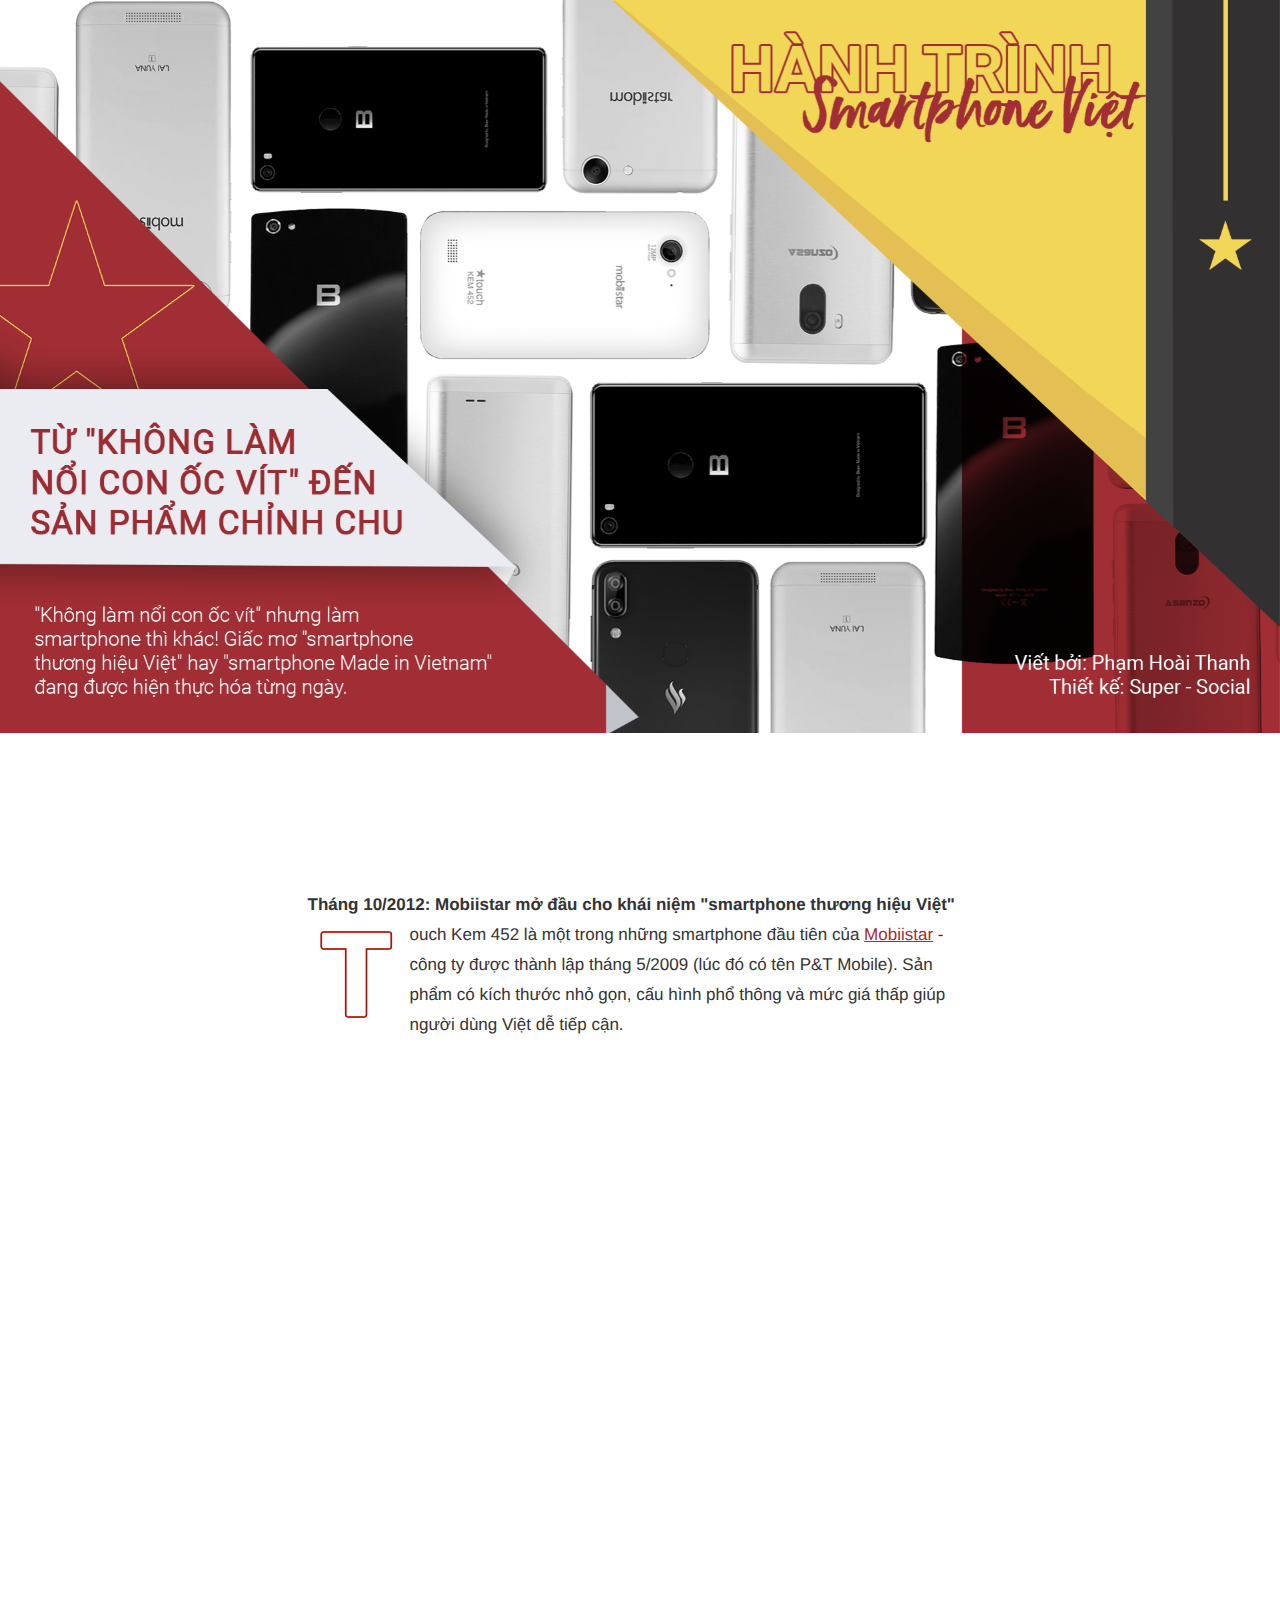
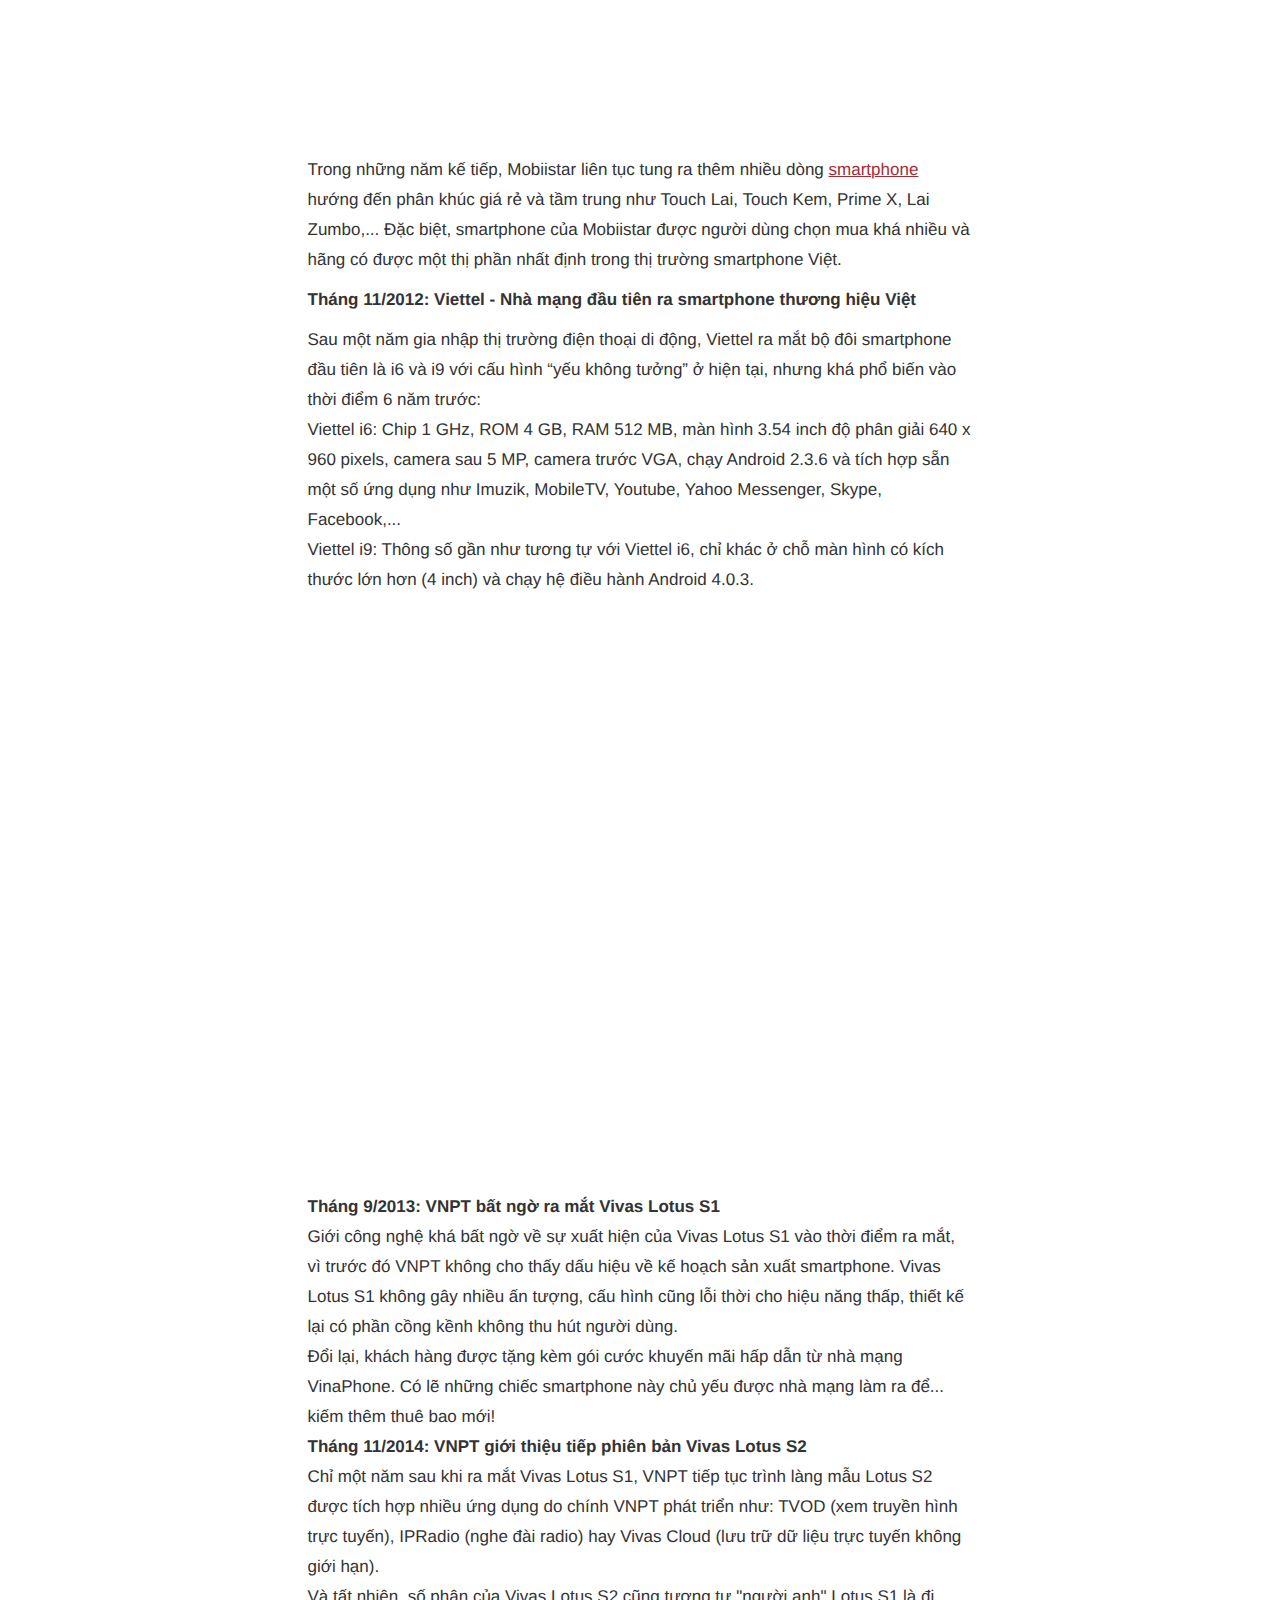
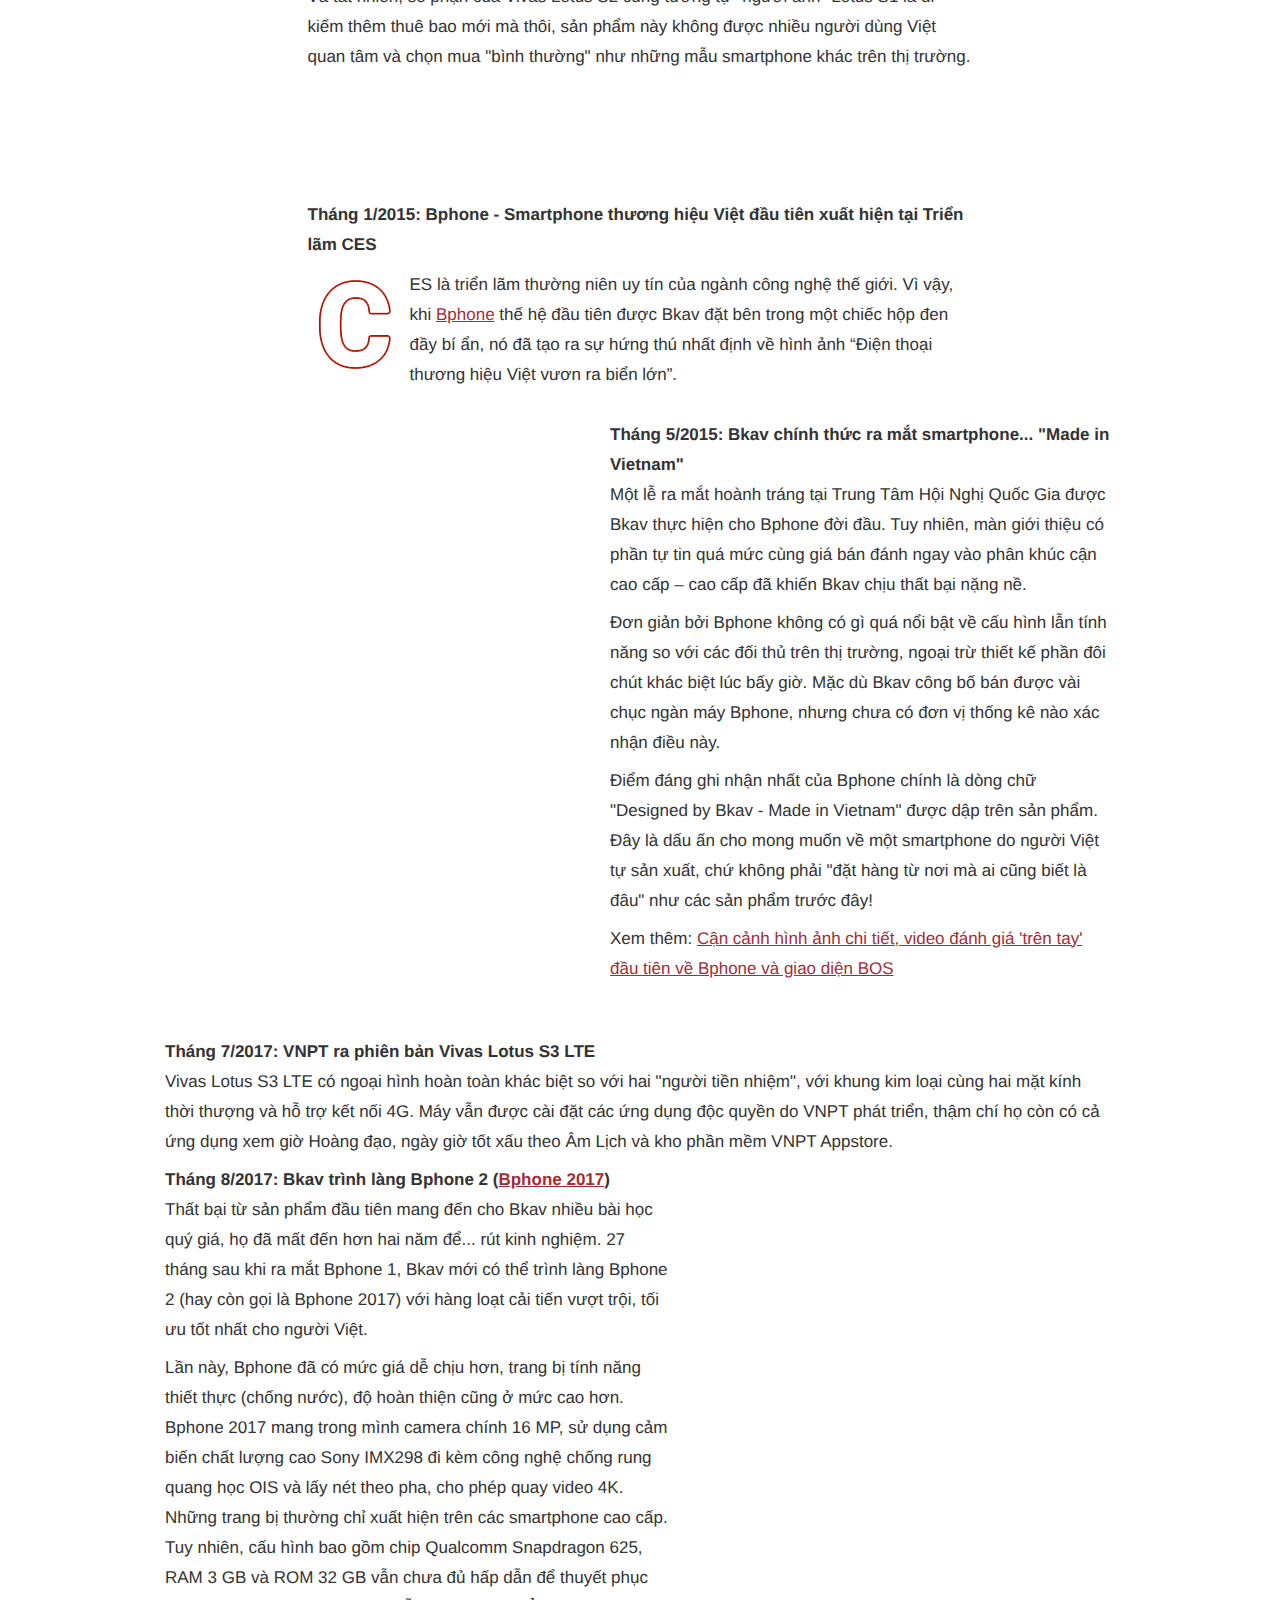
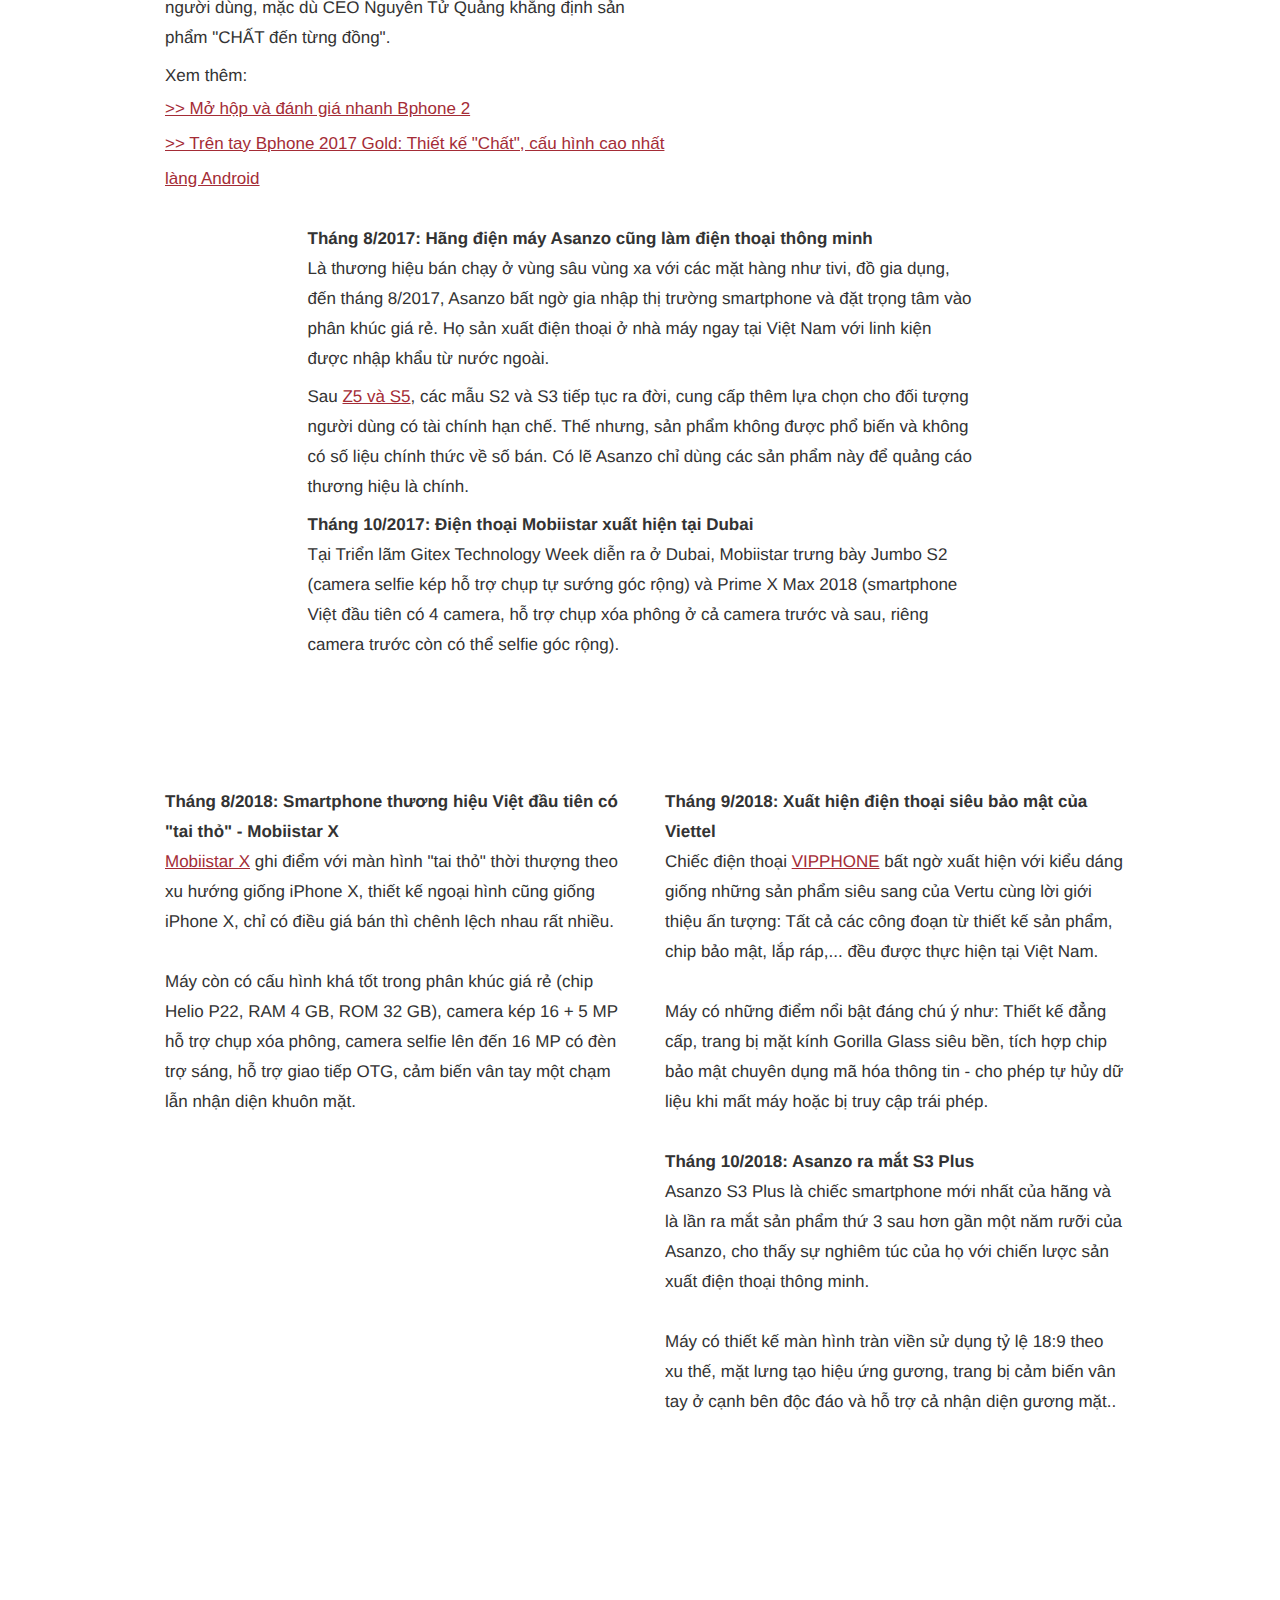
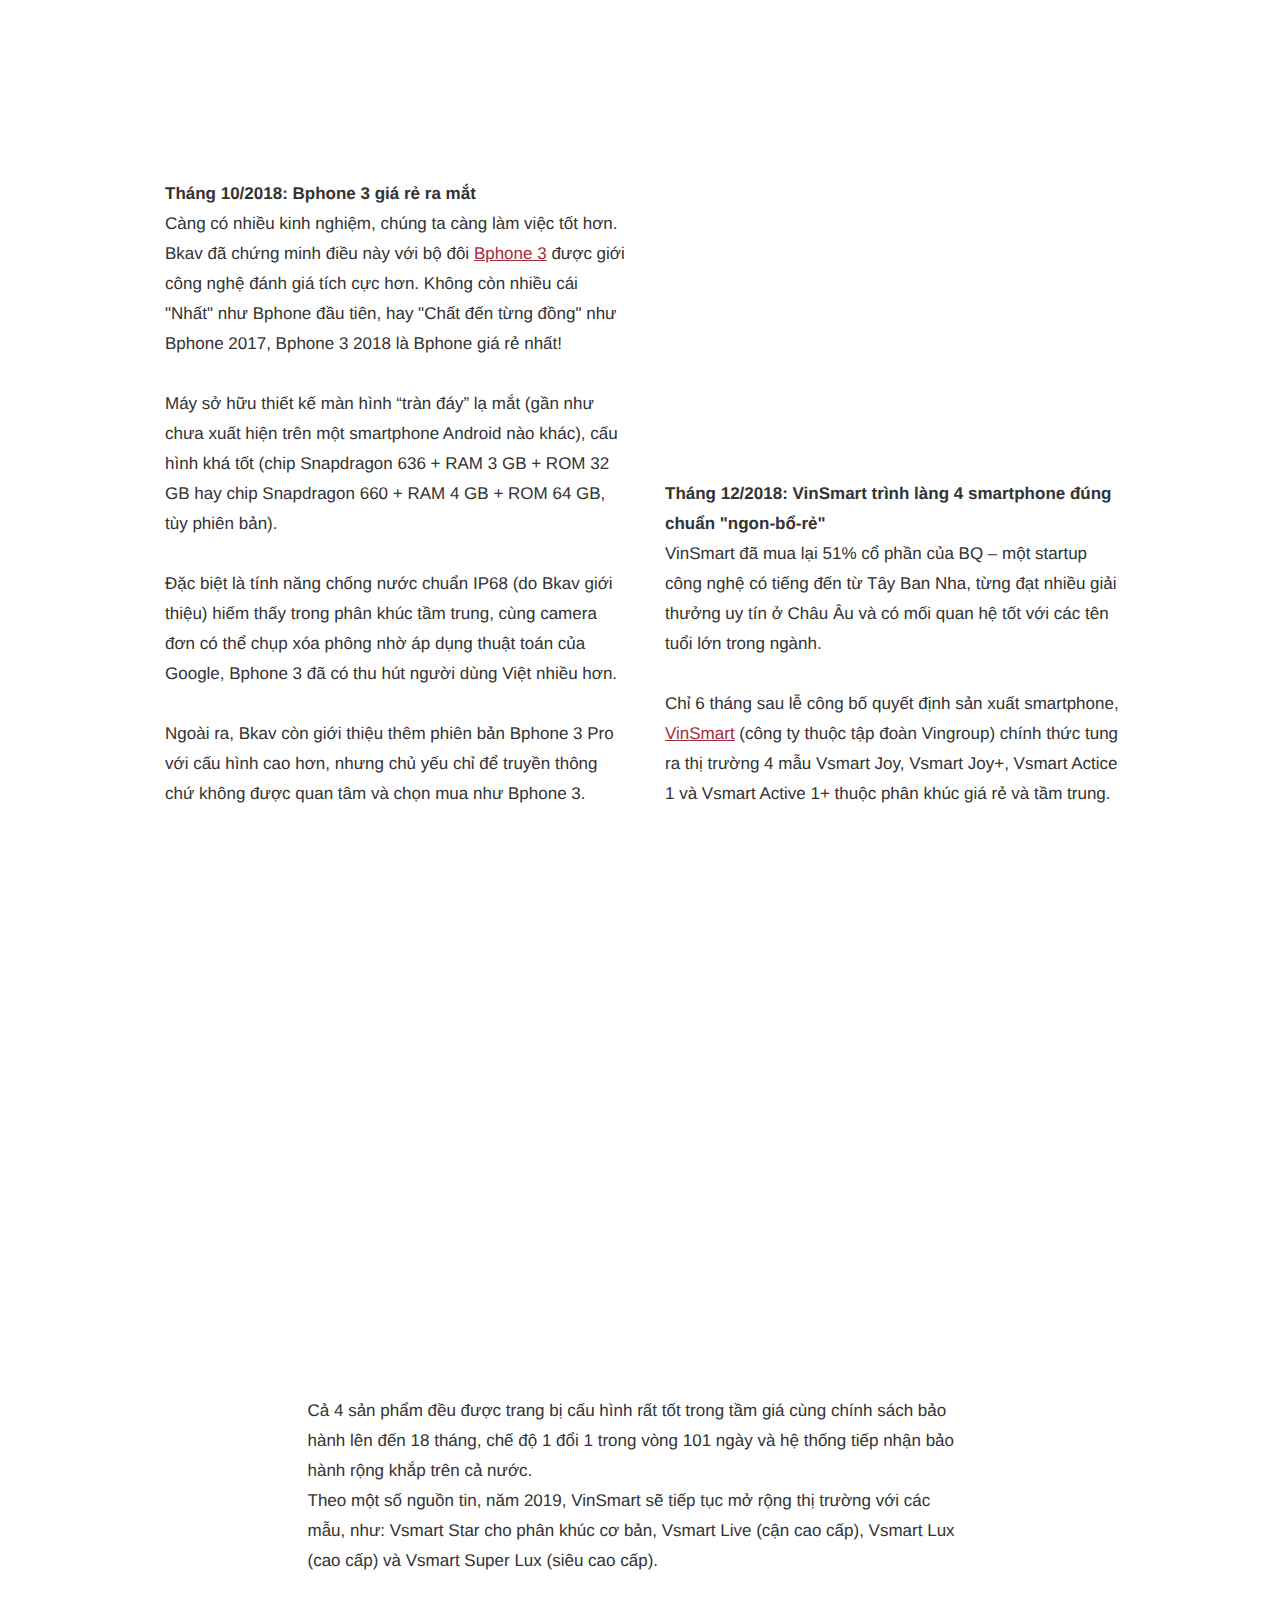
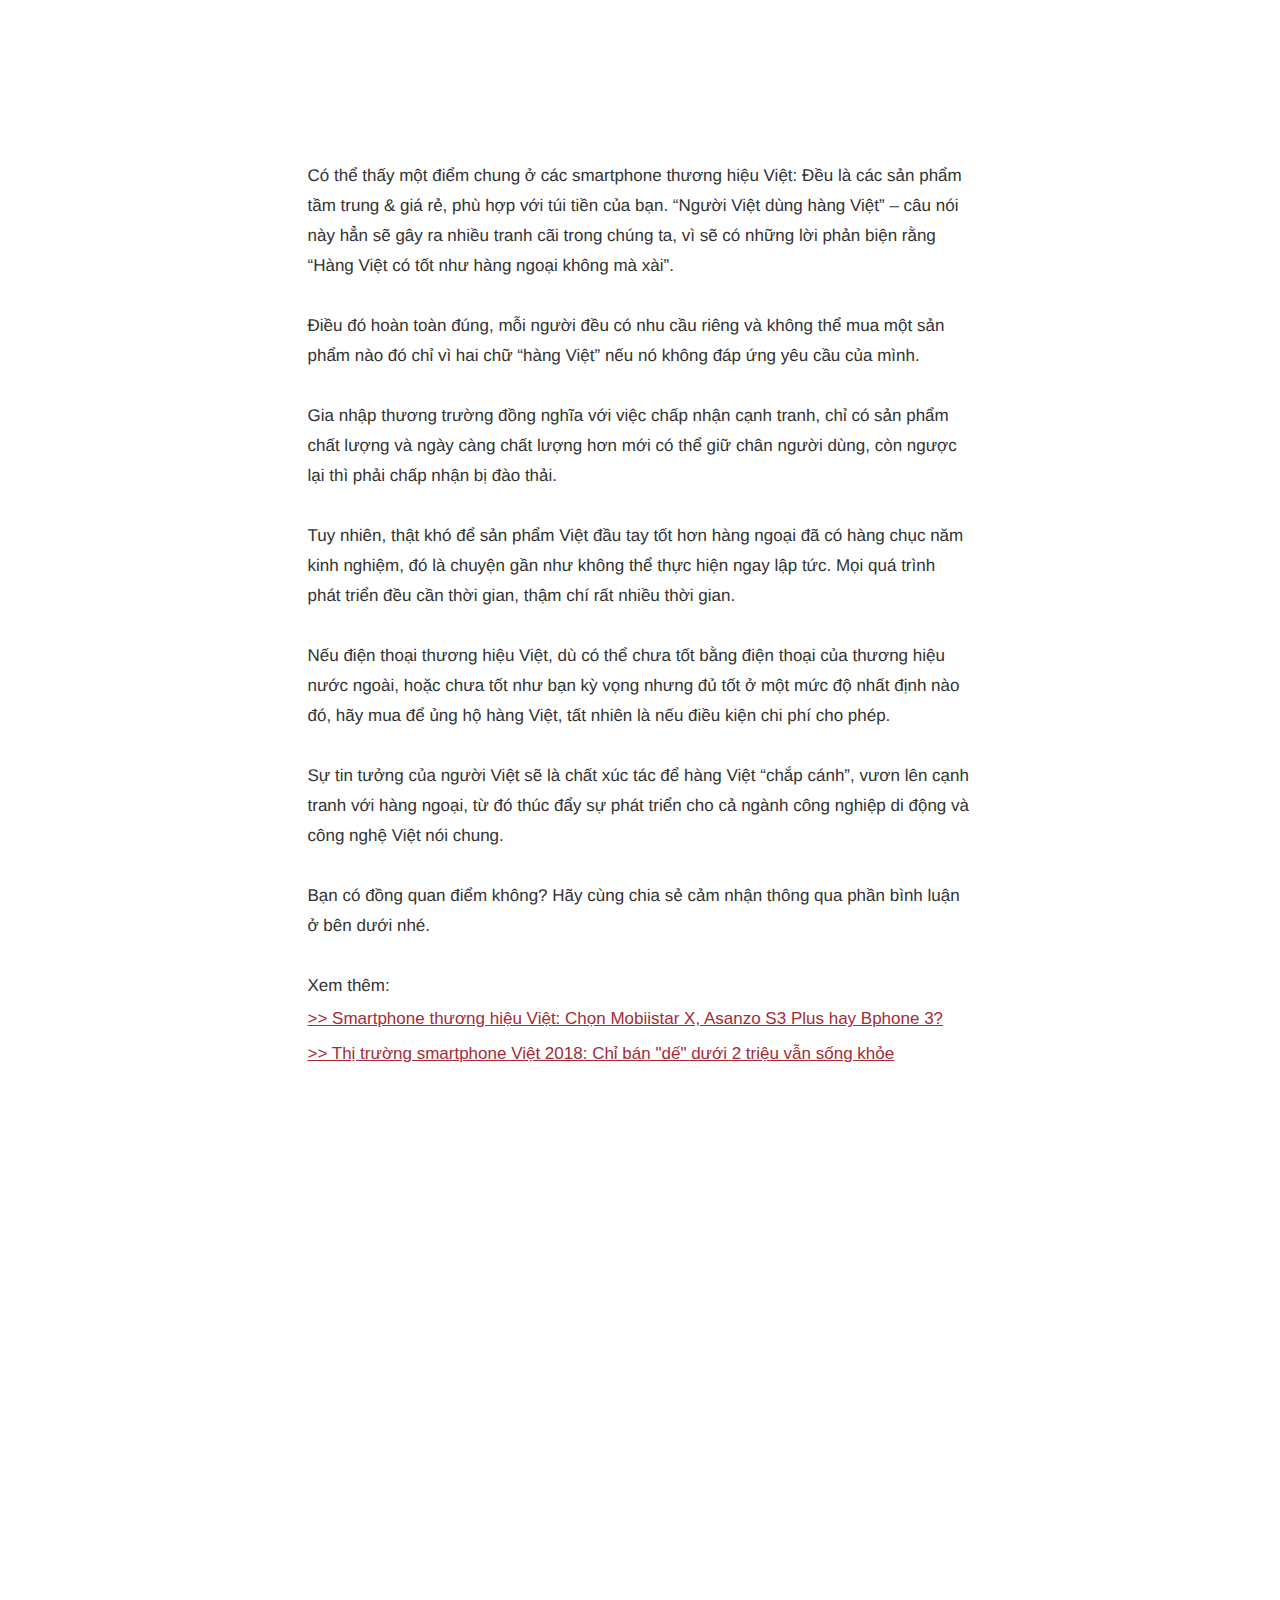
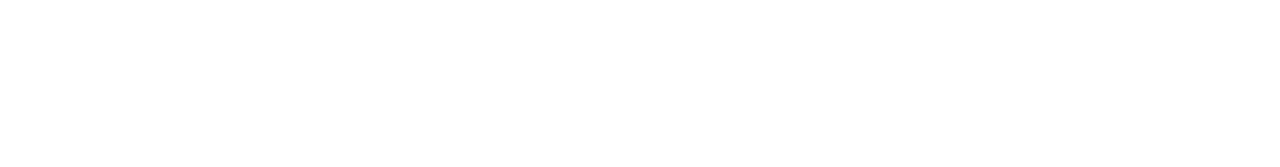
<file: DESKTOP/index.html>
<!doctype html>
<html>
<!-- HTML5 shim and Respond.js IE8 support of HTML5 elements and media queries -->
	<!--[if lt IE 9]>
	<script src="detectie/html5shiv.js"></script>
	<script src="detectie/respond.min.js"></script>
<![endif]-->
<head>
	<meta charset="utf-8">
	<title>Thế giới di động</title>
	<link href="css/style.css" type="text/css" rel="stylesheet" media="screen">
	<link href="https://fonts.googleapis.com/css?family=Open+Sans" rel="stylesheet">
	<link href="https://fonts.googleapis.com/css?family=Arimo" rel="stylesheet">
	<link href="https://unpkg.com/aos@2.3.1/dist/aos.css" rel="stylesheet">
	<script src="https://unpkg.com/aos@2.3.1/dist/aos.js"></script>
</head>
<body>
	<script>
		AOS.init();
	</script>
	<div class="wrapper-tt">
		<div data-aos="fade-up" ata-aos-easing="linear" data-aos-duration="1000">
			<img src="images/header.png" alt="" class="img-fullsize">
		</div>
		<div class="container">
			<div class="noidung-iphone">
				<div data-aos="fade-right" ata-aos-easing="linear" data-aos-delay="100">
					<img src="images/outline01.png" alt="" class="img-center01">
				</div>
				<div class="tomtat-noidung nen-trang">
					<article class="font-normal">
						<p class="font-bold">Tháng 10/2012: Mobiistar mở đầu cho khái niệm "smartphone thương hiệu Việt"</p>
						<img src="images/T.png" alt="" class="a edit_t">
						<p>ouch Kem 452 là một trong những smartphone đầu tiên của <a href="https://www.thegioididong.com/dtdd-mobiistar" target="_blank" title="Mobiistar" type="Mobiistar">Mobiistar</a> - công ty được thành lập tháng 5/2009 (lúc đó có tên P&T Mobile). Sản phẩm có kích thước nhỏ gọn, cấu hình phổ thông và mức giá thấp giúp người dùng Việt dễ tiếp cận.</p>
					</article>
				</div>
					<div data-aos="flip-up" data-aos-anchor-placement="top-center">
						<img src="images/img01.png" alt="" class="img-center">
					</div>
				<div class="nam2017">
					<div class="tomtat-noidung nen-trang">
						<!--<img src="images/T.png" alt="" class="a">-->
						<article class="font-normal">
							<p>Trong những năm kế tiếp, Mobiistar liên tục tung ra thêm nhiều dòng <a href="https://www.thegioididong.com/dtdd" target="_blank" title="smartphone" type="smartphone">smartphone</a> hướng đến phân khúc giá rẻ và tầm trung như Touch Lai, Touch Kem, Prime X, Lai Zumbo,... Đặc biệt, smartphone của Mobiistar được người dùng chọn mua khá nhiều và hãng có được một thị phần nhất định trong thị trường smartphone Việt.</p>
						</article>
						<article class="font-bold">
							<p>Tháng 11/2012: Viettel - Nhà mạng đầu tiên ra smartphone thương hiệu Việt</p>
						</article> 
						<article class="font-normal">
							<p>Sau một năm gia nhập thị trường điện thoại di động, Viettel ra mắt bộ đôi smartphone đầu tiên là i6 và i9 với cấu hình “yếu không tưởng” ở hiện tại, nhưng khá phổ biến vào thời điểm 6 năm trước:</p>
							<p>Viettel i6: Chip 1 GHz, ROM 4 GB, RAM 512 MB, màn hình 3.54 inch độ phân giải 640 x 960 pixels, camera sau 5 MP, camera trước VGA, chạy Android 2.3.6 và tích hợp sẵn một số ứng dụng như Imuzik, MobileTV, Youtube, Yahoo Messenger, Skype, Facebook,...</p>
							<p>Viettel i9: Thông số gần như tương tự với Viettel i6, chỉ khác ở chỗ màn hình có kích thước lớn hơn (4 inch) và chạy hệ điều hành Android 4.0.3.</p>
						</article>
					</div>
				</div>	
			</div>
		</div>
	</div>
	<div data-aos="zoom-in" ata-aos-easing="linear" data-aos-delay="100"><img src="images/img02.png" class="img-fullsize"></div>
	<div class="container">
		<div class="noidung-iphone">
			<div class="tomtat-noidung nen-trang">
				<article class="font-normal">
					<p class="font-bold">Tháng 9/2013: VNPT bất ngờ ra mắt Vivas Lotus S1</p>
					<p>Giới công nghệ khá bất ngờ về sự xuất hiện của Vivas Lotus S1 vào thời điểm ra mắt, vì trước đó VNPT không cho thấy dấu hiệu về kế hoạch sản xuất smartphone. Vivas Lotus S1 không gây nhiều ấn tượng, cấu hình cũng lỗi thời cho hiệu năng thấp, thiết kế lại có phần cồng kềnh không thu hút người dùng.</p>
					<p>Đổi lại, khách hàng được tặng kèm gói cước khuyến mãi hấp dẫn từ nhà mạng VinaPhone. Có lẽ những chiếc smartphone này chủ yếu được nhà mạng làm ra để... kiếm thêm thuê bao mới!</p>
					<p class="font-bold">Tháng 11/2014: VNPT giới thiệu tiếp phiên bản Vivas Lotus S2</p>
					<p>Chỉ một năm sau khi ra mắt Vivas Lotus S1, VNPT tiếp tục trình làng mẫu Lotus S2 được tích hợp nhiều ứng dụng do chính VNPT phát triển như: TVOD (xem truyền hình trực tuyến), IPRadio (nghe đài radio) hay Vivas Cloud (lưu trữ dữ liệu trực tuyến không giới hạn).</p>
					<p>Và tất nhiên, số phận của Vivas Lotus S2 cũng tương tự "người anh" Lotus S1 là đi kiếm thêm thuê bao mới mà thôi, sản phẩm này không được nhiều người dùng Việt quan tâm và chọn mua "bình thường" như những mẫu smartphone khác trên thị trường.</p>
				</article>
			</div>
			<div class="nam2017">
				<div data-aos="fade-right" ata-aos-easing="linear" data-aos-delay="100">
					<img src="images/outline02.png" alt="" class="img-center">
				</div>
				<div class="tomtat-noidung nen-trang">
					<p class="font-bold">Tháng 1/2015: Bphone - Smartphone thương hiệu Việt đầu tiên xuất hiện tại Triển lãm CES</p>
					<img src="images/C.png" alt="" class="a">
					<article class="font-normal">
						<p>ES là triển lãm thường niên uy tín của ngành công nghệ thế giới. Vì vậy, khi <a href="https://www.thegioididong.com/dtdd-bkav" target="_blank" title="Bphone" type="Bphone">Bphone</a> thế hệ đầu tiên được Bkav đặt bên trong một chiếc hộp đen đầy bí ẩn, nó đã tạo ra sự hứng thú nhất định về hình ảnh “Điện thoại thương hiệu Việt vươn ra biển lớn”.</p>
					</article>
				</div>
			</div>	
		</div>
	</div>
	<div class="container">
		<div class="pic-text01">
			<div data-aos="zoom-in-right"><img src="images/img03.png" alt="" class="pic-left pic-bkav"></div>
			<article class="font-normal text-title">
				<p class="font-bold ">Tháng 5/2015: Bkav chính thức ra mắt smartphone... "Made in Vietnam"</p>
				<p class="text-giua01">Một lễ ra mắt hoành tráng tại Trung Tâm Hội Nghị Quốc Gia được Bkav thực hiện cho Bphone đời đầu. Tuy nhiên, màn giới thiệu có phần tự tin quá mức cùng giá bán đánh ngay vào phân khúc cận cao cấp – cao cấp đã khiến Bkav chịu thất bại nặng nề.</p>
				<p class="text-giua01">Đơn giản bởi Bphone không có gì quá nổi bật về cấu hình lẫn tính năng so với các đối thủ trên thị trường, ngoại trừ thiết kế phần đôi chút khác biệt lúc bấy giờ. Mặc dù Bkav công bố bán được vài chục ngàn máy Bphone, nhưng chưa có đơn vị thống kê nào xác nhận điều này.</p>
				<p class="text-giua01">Điểm đáng ghi nhận nhất của Bphone chính là dòng chữ "Designed by Bkav - Made in Vietnam" được dập trên sản phẩm. Đây là dấu ấn cho mong muốn về một smartphone do người Việt tự sản xuất, chứ không phải "đặt hàng từ nơi mà ai cũng biết là đâu" như các sản phẩm trước đây!</p>
				<p class="xem-them nen-trang">Xem thêm: <a href="https://www.thegioididong.com/tin-tuc/can-canh-hinh-anh-chi-tiet-video-danh-gia-tren-tay-647272" target="_blank" title="Cận cảnh hình ảnh chi tiết, video đánh giá trên tay đầu tiên về Bphone và giao diện BOS" type="Cận cảnh hình ảnh chi tiết, video đánh giá trên tay đầu tiên về Bphone và giao diện BOS">Cận cảnh hình ảnh chi tiết, video đánh giá 'trên tay' đầu tiên về Bphone và giao diện BOS</a></p>
			</article>
		</div>
		<div class="tomtat-noidung02 nen-trang">
			<p class="font-bold ">Tháng 7/2017: VNPT ra phiên bản Vivas Lotus S3 LTE</p>
			<p class="text-giua01">Vivas Lotus S3 LTE có ngoại hình hoàn toàn khác biệt so với hai "người tiền nhiệm", với khung kim loại cùng hai mặt kính thời thượng và hỗ trợ kết nối 4G. Máy vẫn được cài đặt các ứng dụng độc quyền do VNPT phát triển, thậm chí họ còn có cả ứng dụng xem giờ Hoàng đạo, ngày giờ tốt xấu theo Âm Lịch và kho phần mềm VNPT Appstore.</p>
		</div>
		<div class="pic-text">
			<div data-aos="zoom-in-left"><img src="images/img04.png" alt="" class="pic-right pic-bkav" style="padding: 20px;"></div>
			<article class="font-normal text-title">
				<p class="font-bold nen-trang">Tháng 8/2017: Bkav trình làng Bphone 2 (<a href="https://www.thegioididong.com/dtdd/bkav-bphone-2" target="_blank" title="Bphone 2017" type="Bphone 2017">Bphone 2017</a>)</p>
				<p class="text-giua01">Thất bại từ sản phẩm đầu tiên mang đến cho Bkav nhiều bài học quý giá, họ đã mất đến hơn hai năm để... rút kinh nghiệm. 27 tháng sau khi ra mắt Bphone 1, Bkav mới có thể trình làng Bphone 2 (hay còn gọi là Bphone 2017) với hàng loạt cải tiến vượt trội, tối ưu tốt nhất cho người Việt.</p>
				<p class="text-giua01">Lần này, Bphone đã có mức giá dễ chịu hơn, trang bị tính năng thiết thực (chống nước), độ hoàn thiện cũng ở mức cao hơn. Bphone 2017 mang trong mình camera chính 16 MP, sử dụng cảm biến chất lượng cao Sony IMX298 đi kèm công nghệ chống rung quang học OIS và lấy nét theo pha, cho phép quay video 4K. Những trang bị thường chỉ xuất hiện trên các smartphone cao cấp. Tuy nhiên, cấu hình bao gồm chip Qualcomm Snapdragon 625, RAM 3 GB và ROM 32 GB vẫn chưa đủ hấp dẫn để thuyết phục người dùng, mặc dù CEO Nguyễn Tử Quảng khẳng định sản phẩm "CHẤT đến từng đồng".</p>
				<p >Xem thêm:</p>
				<ul class="xem_them_ul nen-trang">
					<li><a href="https://www.thegioididong.com/tin-tuc/mo-hop-va-danh-gia-nhanh-bphone-2-cam-nam-tot-may-muot-camera-kha-1013549" target="_blank" title="Mở hộp và đánh giá nhanh Bphone 2" type="Mở hộp và đánh giá nhanh Bphone 2">>> Mở hộp và đánh giá nhanh Bphone 2</a></li>
					<li><a href="https://www.thegioididong.com/tin-tuc/tren-tay-bphone-2017-gold-thiet-ke-chat-cau-hinh-cao-cap-nhat-nhi-lang-android-1013220" target="_blank" title="Trên tay Bphone 2017 Gold: Thiết kế Chất, cấu hình cao cấp nhất nhì làng Android" type="Trên tay Bphone 2017 Gold: Thiết kế Chất, cấu hình cao cấp nhất nhì làng Android">>> Trên tay Bphone 2017 Gold: Thiết kế "Chất", cấu hình cao nhất làng Android</a></li>
				</ul>
			</article>
			<div class="tomtat-noidung nen-trang">
				<p class="font-bold">Tháng 8/2017: Hãng điện máy Asanzo cũng làm điện thoại thông minh</p>
				<P class="text-giua01">Là thương hiệu bán chạy ở vùng sâu vùng xa với các mặt hàng như tivi, đồ gia dụng, đến tháng 8/2017, Asanzo bất ngờ gia nhập thị trường smartphone và đặt trọng tâm vào phân khúc giá rẻ. Họ sản xuất điện thoại ở nhà máy ngay tại Việt Nam với linh kiện được nhập khẩu từ nước ngoài.</P>
				<p class="text-giua01 nen-trang">Sau <a href="https://www.thegioididong.com/tin-tuc/tren-tay-asanzo-z5-va-s5-camera-kep-4gb-ram-lap-rap-tai-viet-nam-gia-tu-2-99-trieu-1013323" target="_blank" title="Z5 và S5" type="Z5 và S5">Z5 và S5</a>, các mẫu S2 và S3 tiếp tục ra đời, cung cấp thêm lựa chọn cho đối tượng người dùng có tài chính hạn chế. Thế nhưng, sản phẩm không được phổ biến và không có số liệu chính thức về số bán. Có lẽ Asanzo chỉ dùng các sản phẩm này để quảng cáo thương hiệu là chính.</p>
				<p class="font-bold">Tháng 10/2017: Điện thoại Mobiistar xuất hiện tại Dubai</p>
				<p class="text-giua">Tại Triển lãm Gitex Technology Week diễn ra ở Dubai, Mobiistar trưng bày Jumbo S2 (camera selfie kép hỗ trợ chụp tự sướng góc rộng) và Prime X Max 2018 (smartphone Việt đầu tiên có 4 camera, hỗ trợ chụp xóa phông ở cả camera trước và sau, riêng camera trước còn có thể selfie góc rộng). </p>
			</div>
		</div>
	</div>
	<div class="container">
		<div data-aos="fade-left"><img src="images/outline03.png" class="img-center"></div>
		<div class="tomtat-noidung01 nen-trang">
			<div class="row">
				<div class="block-left">
					<p class="font-bold">Tháng 8/2018: Smartphone thương hiệu Việt đầu tiên có "tai thỏ" - Mobiistar X</p>
					<p class="text-giua nen-trang"><a href="https://www.thegioididong.com/dtdd/mobiistar-x" target="_blank" title="Mobiistar X" type="Mobiistar X">Mobiistar X</a> ghi điểm với màn hình "tai thỏ" thời thượng theo xu hướng giống iPhone X, thiết kế ngoại hình cũng giống iPhone X, chỉ có điều giá bán thì chênh lệch nhau rất nhiều.</p>
					<p class="text-giua">Máy còn có cấu hình khá tốt trong phân khúc giá rẻ (chip Helio P22, RAM 4 GB, ROM 32 GB), camera kép 16 + 5 MP hỗ trợ chụp xóa phông, camera selfie lên đến 16 MP có đèn trợ sáng, hỗ trợ giao tiếp OTG, cảm biến vân tay một chạm lẫn nhận diện khuôn mặt.</p>
					<div data-aos="fade-down-right"><img src="images/img05.png" alt="" class="img-mobiistar"></div>
					<p class="font-bold">Tháng 10/2018: Bphone 3 giá rẻ ra mắt</p>
					<p class="text-giua">Càng có nhiều kinh nghiệm, chúng ta càng làm việc tốt hơn. Bkav đã chứng minh điều này với bộ đôi <a href="https://www.thegioididong.com/dtdd/bphone-3" target="_blank" title="Bphone 3" type="Bphone 3">Bphone 3</a> được giới công nghệ đánh giá tích cực hơn. Không còn nhiều cái "Nhất" như Bphone đầu tiên, hay "Chất đến từng đồng" như Bphone 2017, Bphone 3 2018 là Bphone giá rẻ nhất!</p>
					<p class="text-giua">Máy sở hữu thiết kế màn hình “tràn đáy” lạ mắt (gần như chưa xuất hiện trên một smartphone Android nào khác), cấu hình khá tốt (chip Snapdragon 636 + RAM 3 GB + ROM 32 GB hay chip Snapdragon 660 + RAM 4 GB + ROM 64 GB, tùy phiên bản).</p>
					<p class="text-giua">Đặc biệt là tính năng chống nước chuẩn IP68 (do Bkav giới thiệu) hiếm thấy trong phân khúc tầm trung, cùng camera đơn có thể chụp xóa phông nhờ áp dụng thuật toán của Google, Bphone 3 đã có thu hút người dùng Việt nhiều hơn.</p>
					<p class="text-giua">Ngoài ra, Bkav còn giới thiệu thêm phiên bản Bphone 3 Pro với cấu hình cao hơn, nhưng chủ yếu chỉ để truyền thông chứ không được quan tâm và chọn mua như Bphone 3.</p>
				</div>
				<div class="block-right">
					<p class="font-bold">Tháng 9/2018: Xuất hiện điện thoại siêu bảo mật của Viettel</p>
					<p class="text-giua nen-trang">Chiếc điện thoại <a href="https://www.thegioididong.com/tin-tuc/tren-tay-danh-gia-nhanh-vipphone-dien-thoai-sieu-bao-mat-cua-viettel-1115224" target="_blank" title="VIPPHONE" type="VIPPHONE">VIPPHONE</a> bất ngờ xuất hiện với kiểu dáng giống những sản phẩm siêu sang của Vertu cùng lời giới thiệu ấn tượng: Tất cả các công đoạn từ thiết kế sản phẩm, chip bảo mật, lắp ráp,... đều được thực hiện tại Việt Nam.</p>
					<p class="text-giua">Máy có những điểm nổi bật đáng chú ý như: Thiết kế đẳng cấp, trang bị mặt kính Gorilla Glass siêu bền, tích hợp chip bảo mật chuyên dụng mã hóa thông tin - cho phép tự hủy dữ liệu khi mất máy hoặc bị truy cập trái phép.</p>
					<p class="font-bold">Tháng 10/2018: Asanzo ra mắt S3 Plus</p>
					<p class="text-giua">Asanzo S3 Plus là chiếc smartphone mới nhất của hãng và là lần ra mắt sản phẩm thứ 3 sau hơn gần một năm rưỡi của Asanzo, cho thấy sự nghiêm túc của họ với chiến lược sản xuất điện thoại thông minh.</p>
					<p class="text-giua">Máy có thiết kế màn hình tràn viền sử dụng tỷ lệ 18:9 theo xu thế, mặt lưng tạo hiệu ứng gương, trang bị cảm biến vân tay ở cạnh bên độc đáo và hỗ trợ cả nhận diện gương mặt..</p>
					<div data-aos="fade-down-left"><img src="images/img06.png" class="img-bphone3"></div>
					<p class="font-bold">Tháng 12/2018: VinSmart trình làng 4 smartphone đúng chuẩn "ngon-bổ-rẻ"</p>
					<p class="text-giua">VinSmart đã mua lại 51% cổ phần của BQ – một startup công nghệ có tiếng đến từ Tây Ban Nha, từng đạt nhiều giải thưởng uy tín ở Châu Âu và có mối quan hệ tốt với các tên tuổi lớn trong ngành.</p>
					<p class="text-giua">Chỉ 6 tháng sau lễ công bố quyết định sản xuất smartphone, <a href="https://www.thegioididong.com/tin-tuc/4-smartphone-vsmart-chinh-thuc-ra-mat-smartphone-viet-ngon-bo-re--1138127" target="_blank" title="VinSmart" type="VinSmart">VinSmart</a> (công ty thuộc tập đoàn Vingroup) chính thức tung ra thị trường 4 mẫu Vsmart Joy, Vsmart Joy+, Vsmart Actice 1 và Vsmart Active 1+ thuộc phân khúc giá rẻ và tầm trung.</p>
				</div>
			</div>
		</div>
	</div>
	<div data-aos="zoom-in-down"><img src="images/img07.png" alt="" class="img-fullsize"></div>
	<div class="container">
		<div class="tomtat-noidung nen-trang">
			<p>Cả 4 sản phẩm đều được trang bị cấu hình rất tốt trong tầm giá cùng chính sách bảo hành lên đến 18 tháng, chế độ 1 đổi 1 trong vòng 101 ngày và hệ thống tiếp nhận bảo hành rộng khắp trên cả nước.</p>
			<p>Theo một số nguồn tin, năm 2019, VinSmart sẽ tiếp tục mở rộng thị trường với các mẫu, như: Vsmart Star cho phân khúc cơ bản, Vsmart Live (cận cao cấp), Vsmart Lux (cao cấp) và Vsmart Super Lux (siêu cao cấp).</p>
		</div>
		<div data-aos="fade-up" data-aos-duration="1000"><img src="images/outline04.png" class="img-center"></div>
		<div class="tomtat-noidung nen-trang">
			<p class="text-giua">Có thể thấy một điểm chung ở các smartphone thương hiệu Việt: Đều là các sản phẩm tầm trung & giá rẻ, phù hợp với túi tiền của bạn. “Người Việt dùng hàng Việt” – câu nói này hẳn sẽ gây ra nhiều tranh cãi trong chúng ta, vì sẽ có những lời phản biện rằng “Hàng Việt có tốt như hàng ngoại không mà xài”.</p>
			<p class="text-giua">Điều đó hoàn toàn đúng, mỗi người đều có nhu cầu riêng và không thể mua một sản phẩm nào đó chỉ vì hai chữ “hàng Việt” nếu nó không đáp ứng yêu cầu của mình.</p>
			<p class="text-giua">Gia nhập thương trường đồng nghĩa với việc chấp nhận cạnh tranh, chỉ có sản phẩm chất lượng và ngày càng chất lượng hơn mới có thể giữ chân người dùng, còn ngược lại thì phải chấp nhận bị đào thải.</p>
			<p class="text-giua">Tuy nhiên, thật khó để sản phẩm Việt đầu tay tốt hơn hàng ngoại đã có hàng chục năm kinh nghiệm, đó là chuyện gần như không thể thực hiện ngay lập tức. Mọi quá trình phát triển đều cần thời gian, thậm chí rất nhiều thời gian.</p>
			<p class="text-giua">Nếu điện thoại thương hiệu Việt, dù có thể chưa tốt bằng điện thoại của thương hiệu nước ngoài, hoặc chưa tốt như bạn kỳ vọng nhưng đủ tốt ở một mức độ nhất định nào đó, hãy mua để ủng hộ hàng Việt, tất nhiên là nếu điều kiện chi phí cho phép.</p>
			<p class="text-giua">Sự tin tưởng của người Việt sẽ là chất xúc tác để hàng Việt “chắp cánh”, vươn lên cạnh tranh với hàng ngoại, từ đó thúc đẩy sự phát triển cho cả ngành công nghiệp di động và công nghệ Việt nói chung.</p>
			<p class="text-giua">Bạn có đồng quan điểm không? Hãy cùng chia sẻ cảm nhận thông qua phần bình luận ở bên dưới nhé.</p>
			<p >Xem thêm:</p>
			<ul>
				<li><a href="https://www.thegioididong.com/tin-tuc/smartphone-thuong-hieu-viet-chon-mobiistar-x-asanzo-s3-plus-hay-bphone-3--1123728" target="_blank" title="Smartphone thương hiệu Việt: Chọn Mobiistar X, Asanzo S3 Plus hay Bphone 3?" type="Smartphone thương hiệu Việt: Chọn Mobiistar X, Asanzo S3 Plus hay Bphone 3?">>> Smartphone thương hiệu Việt: Chọn Mobiistar X, Asanzo S3 Plus hay Bphone 3?</a></li>
				<li><a 2="" href="https://www.thegioididong.com/tin-tuc/thi-truong-smartphone-viet-2018-ban-de-duoi-2-trieu-van-ok-1136720" i="" n="" ng="" target="_blank" title="Thị trường smartphone Việt 2018: Chỉ bán " type="Thị trường smartphone Việt 2018: Chỉ bán " u="">>> Thị trường smartphone Việt 2018: Chỉ bán "dế" dưới 2 triệu vẫn sống khỏe</a></li>
			</ul>
		</div>
	</div>
	<div data-aos="fade-down" data-aos-easing="linear" data-aos-duration="1000"><img src="images/img08.png" class="img-fullsize"></div>
	</body>
</html>
</file>
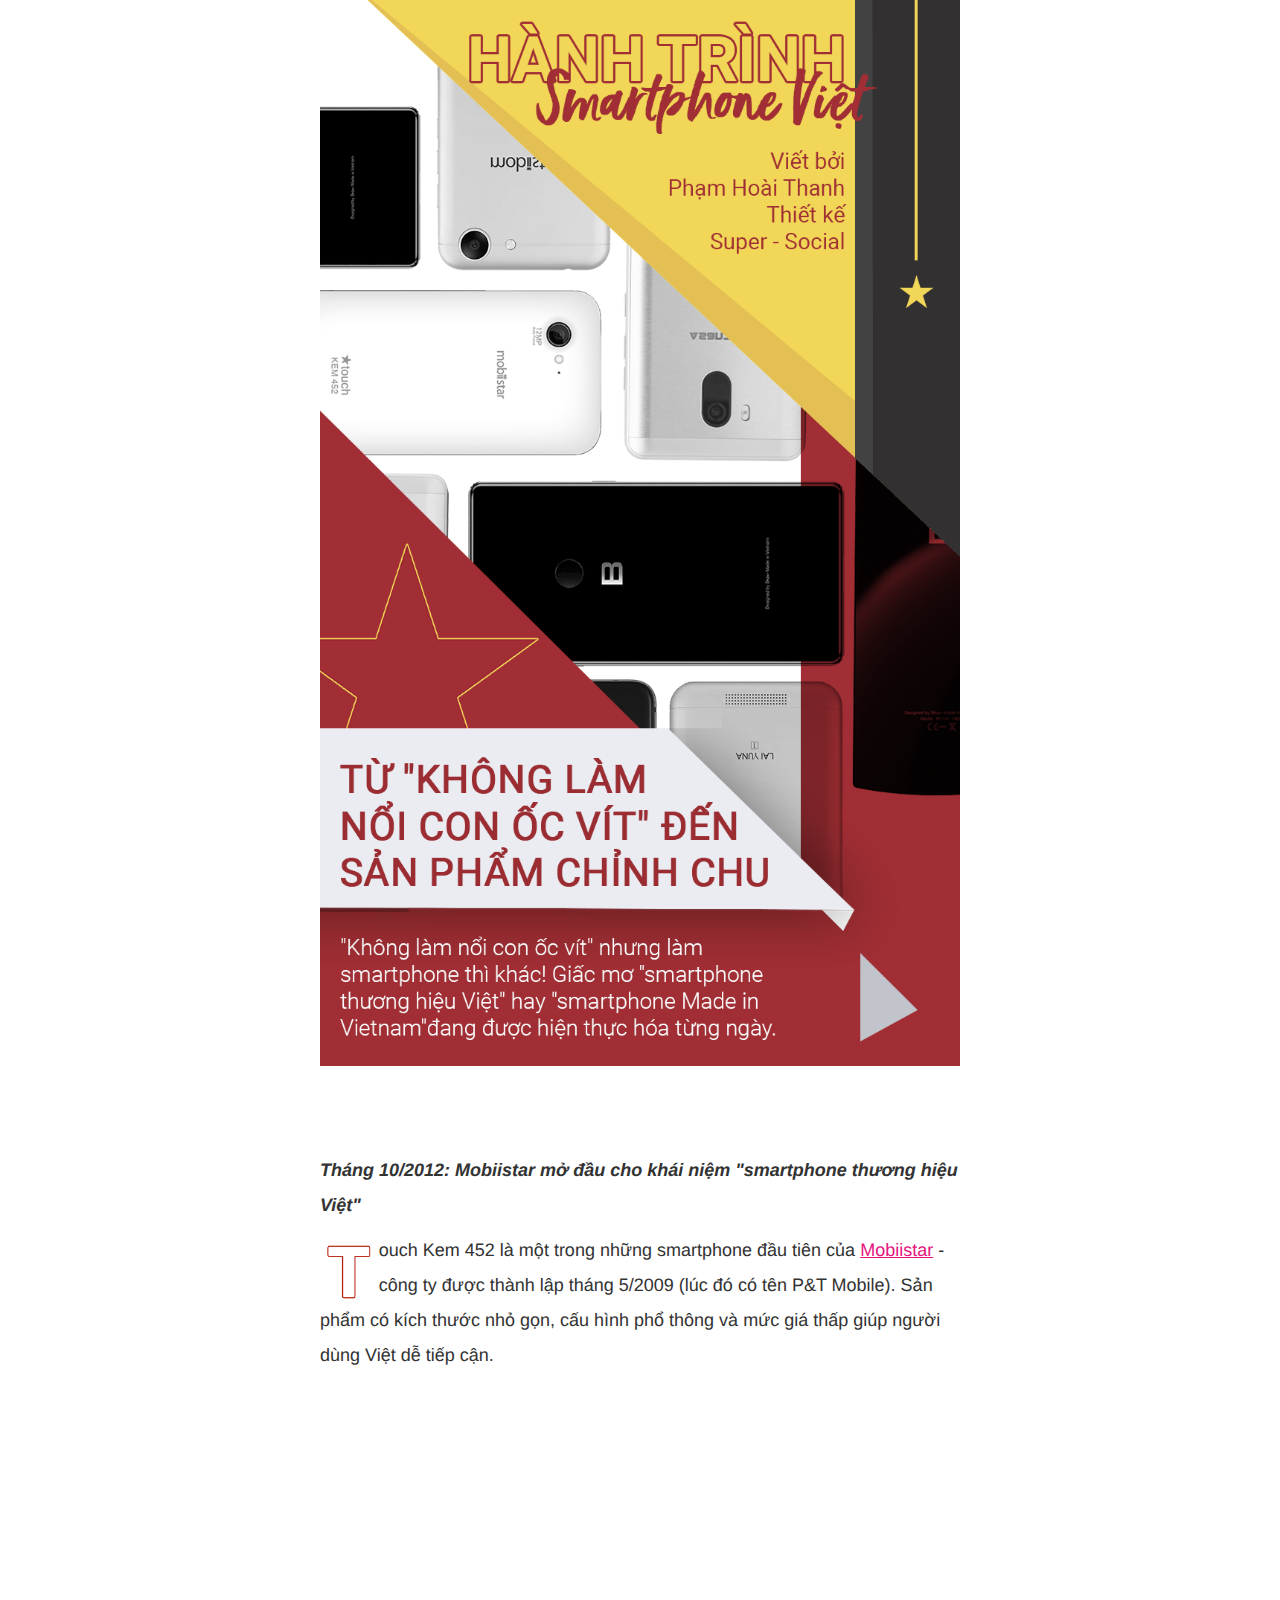
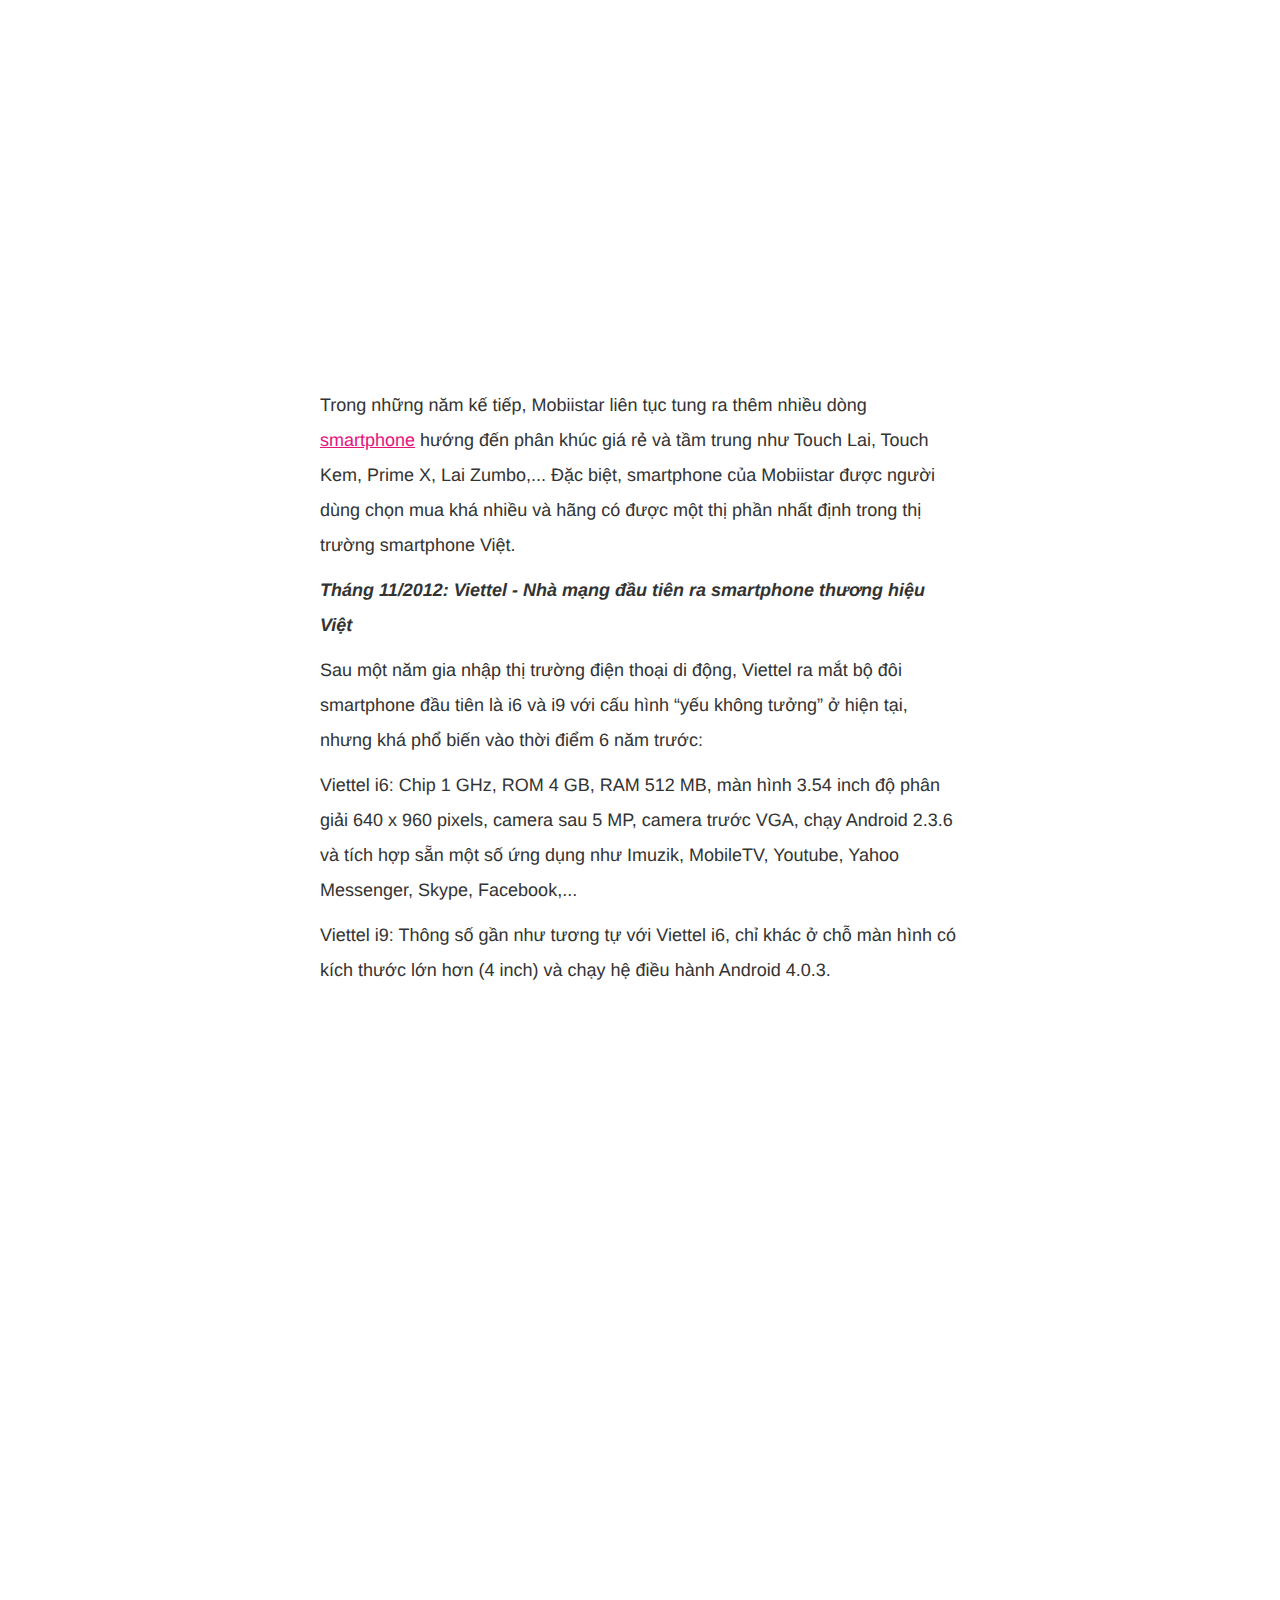
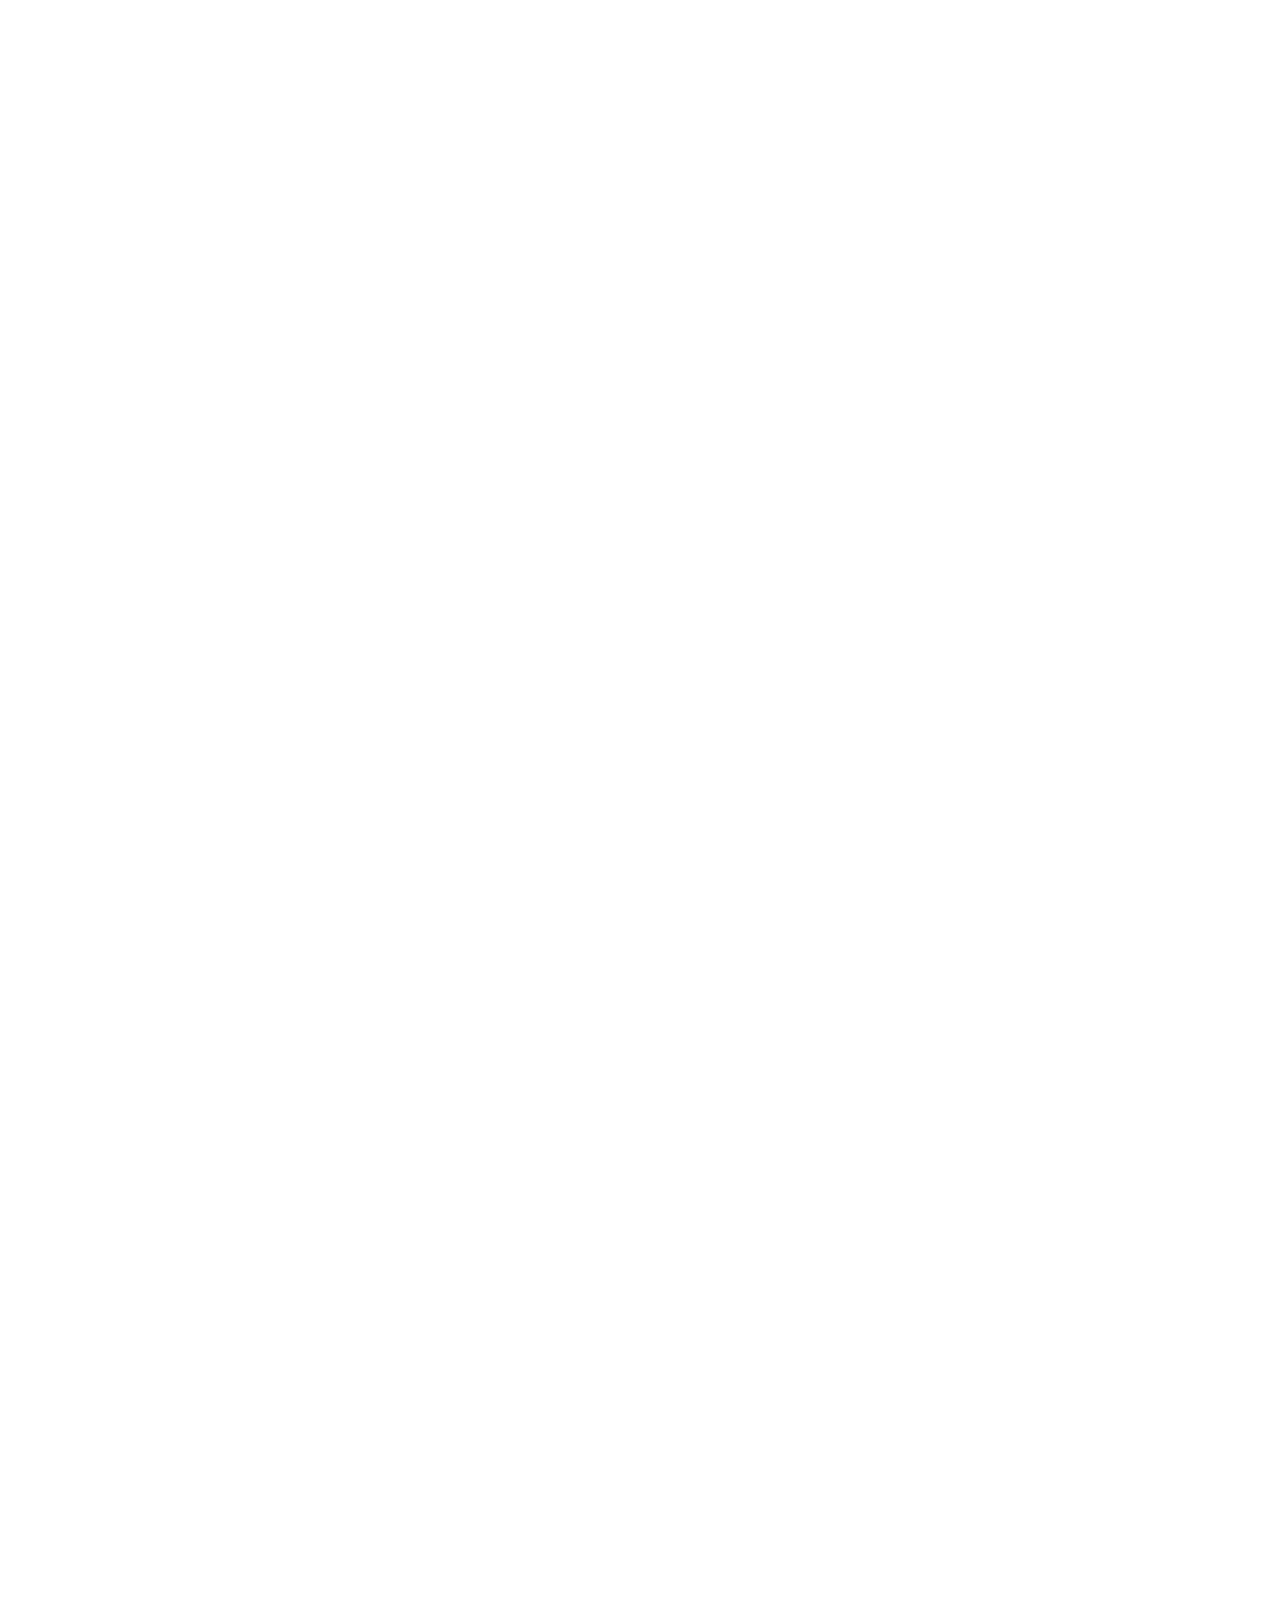
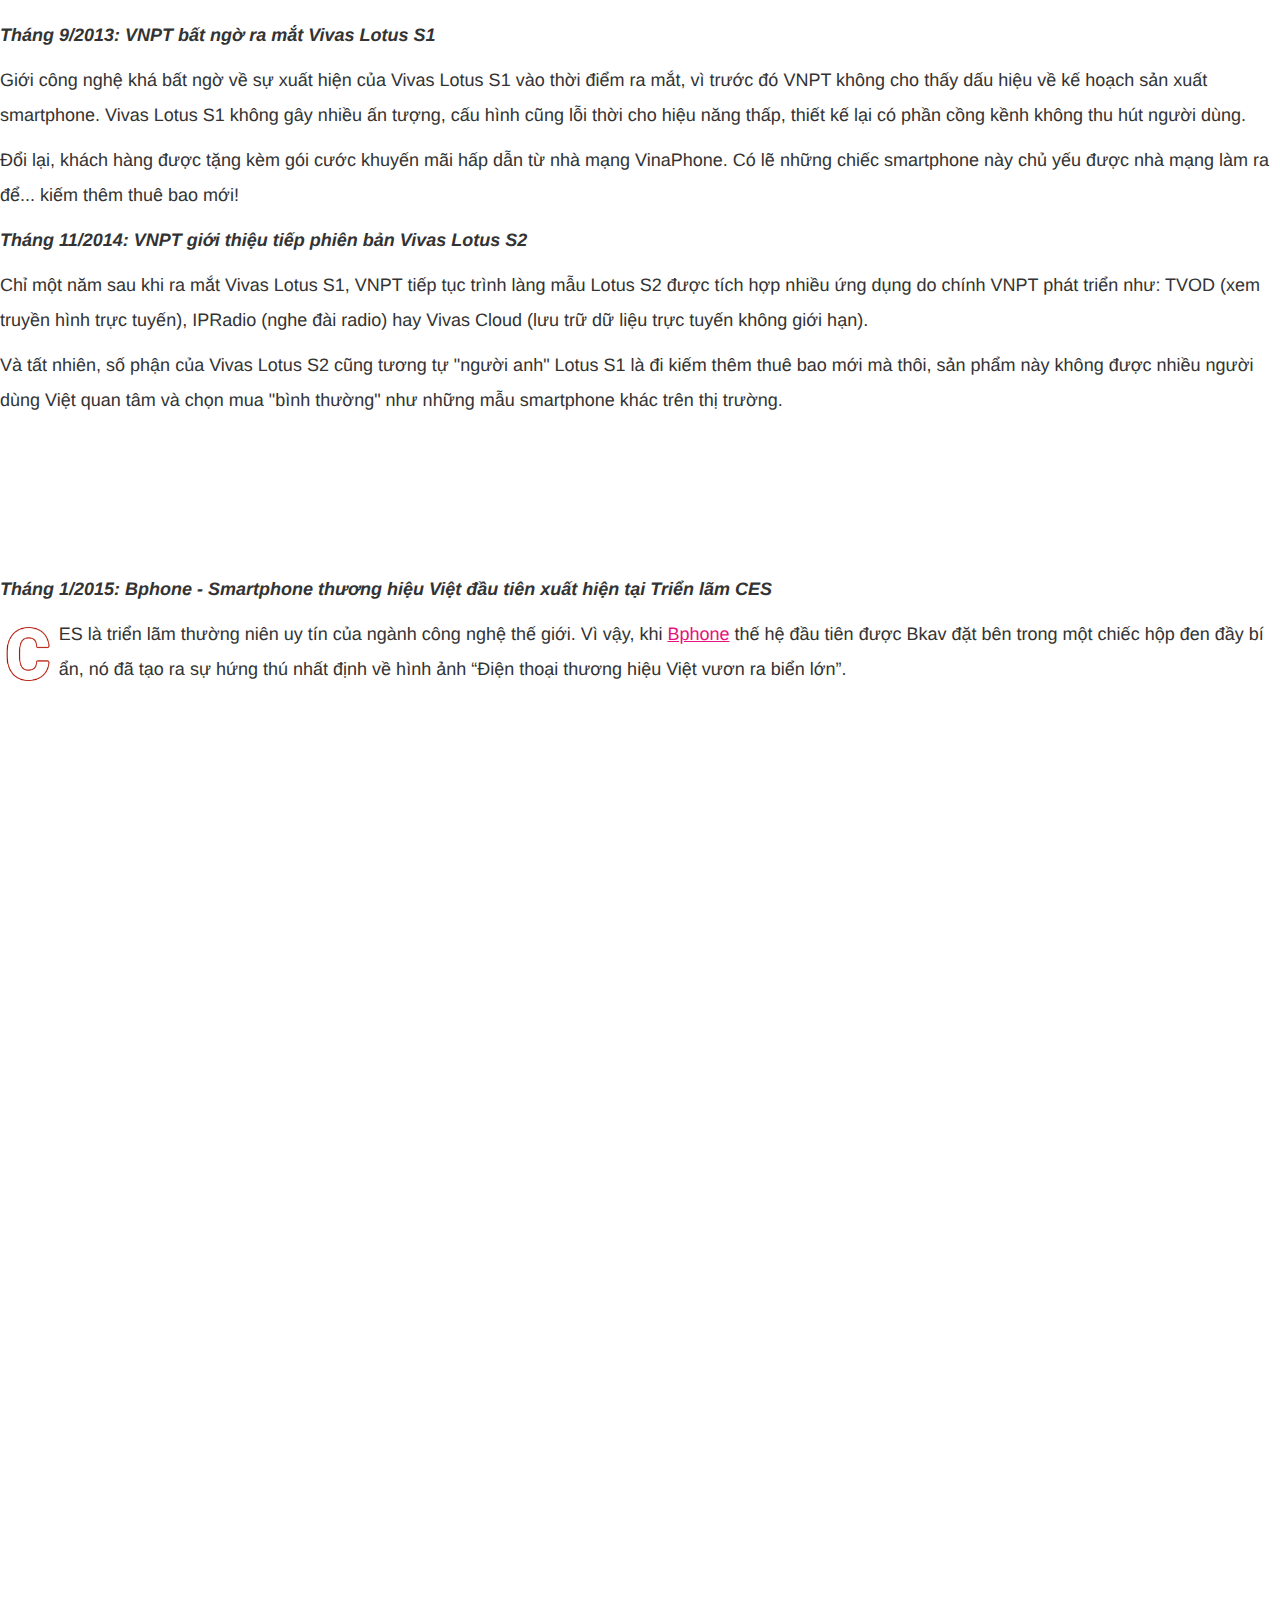
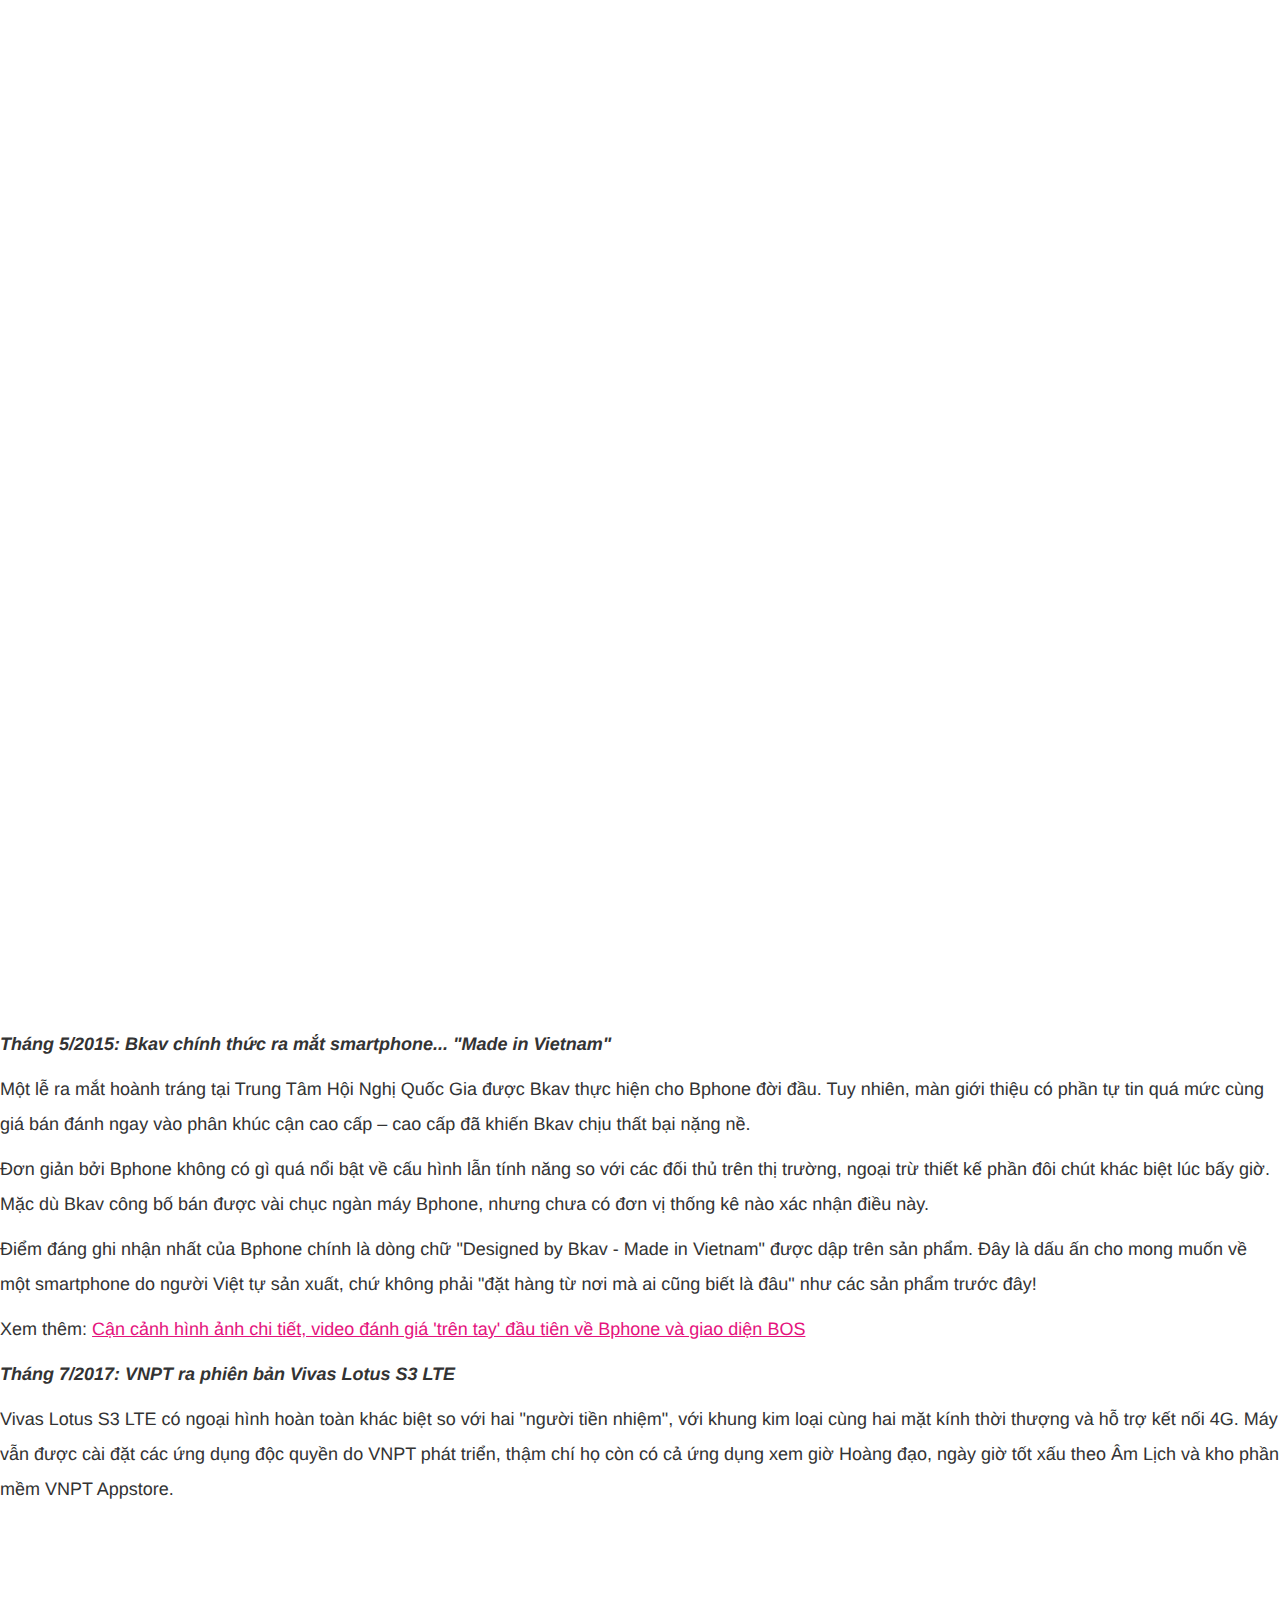
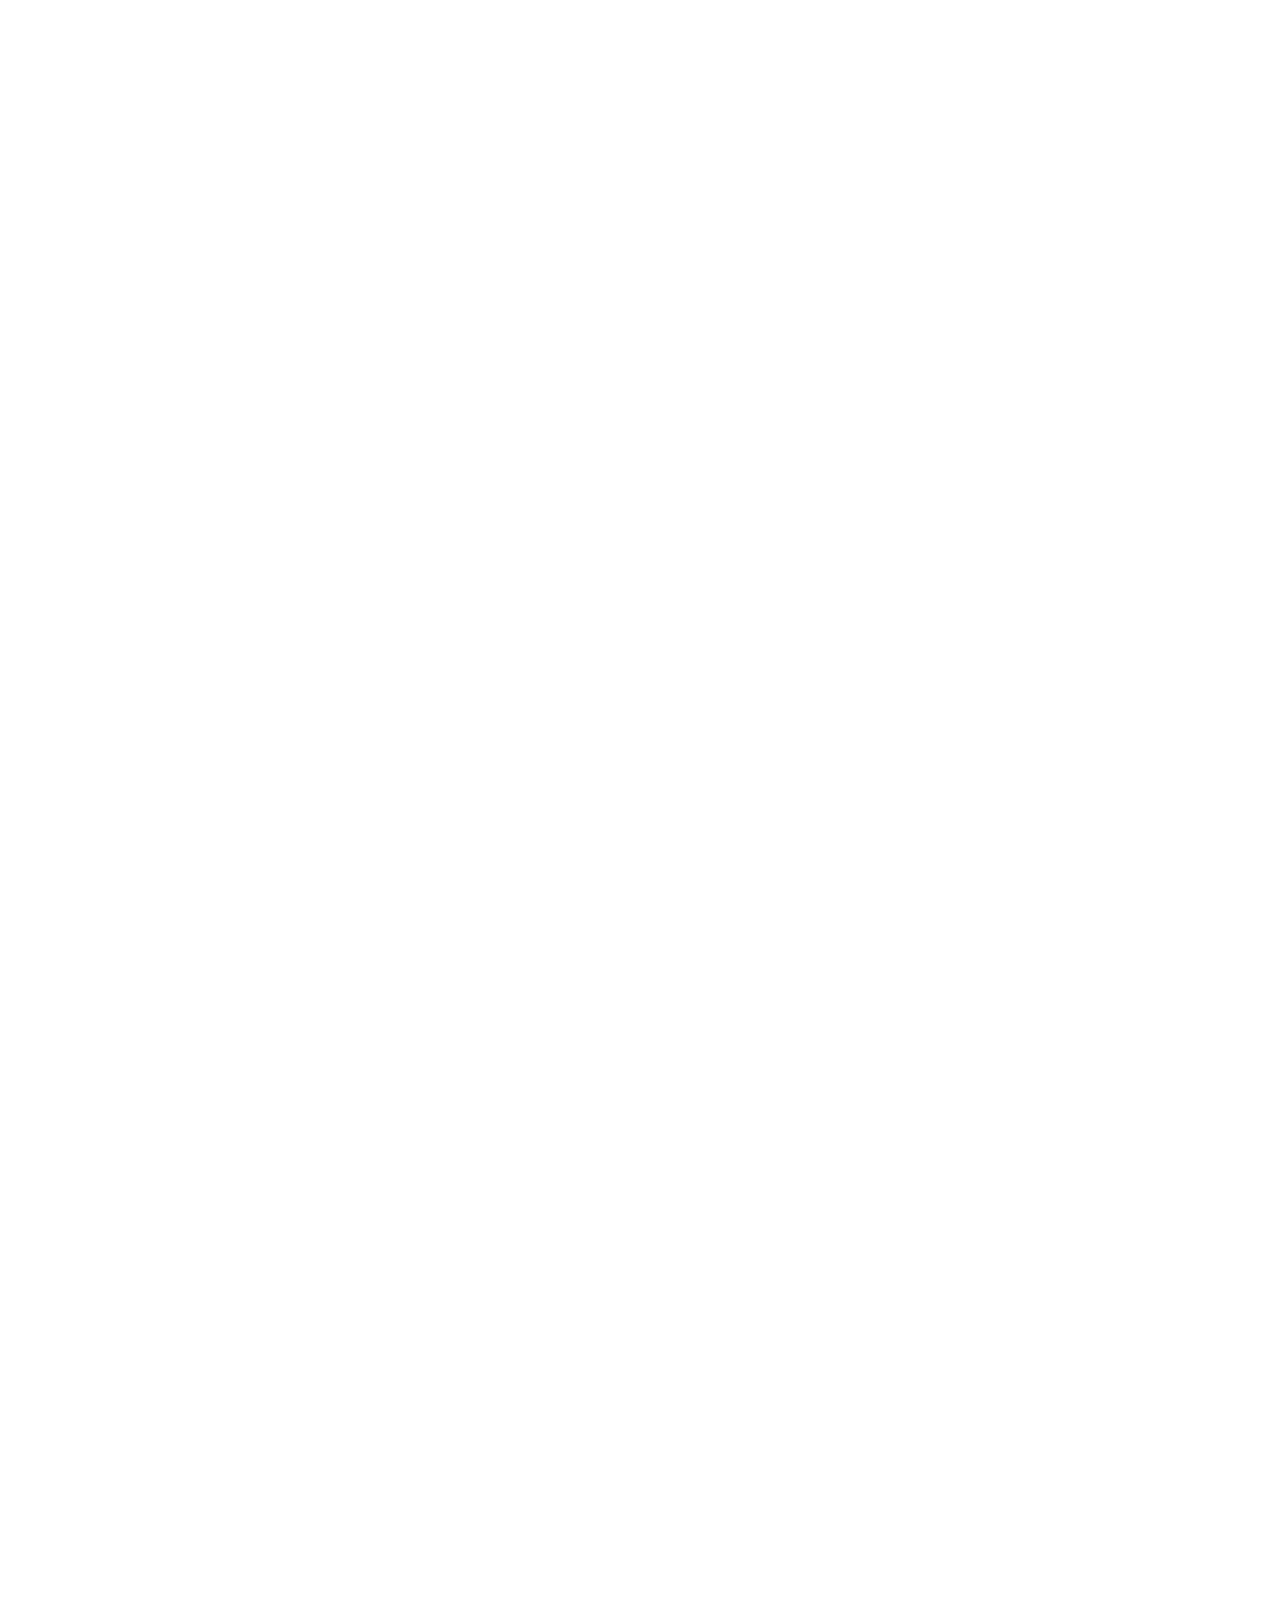
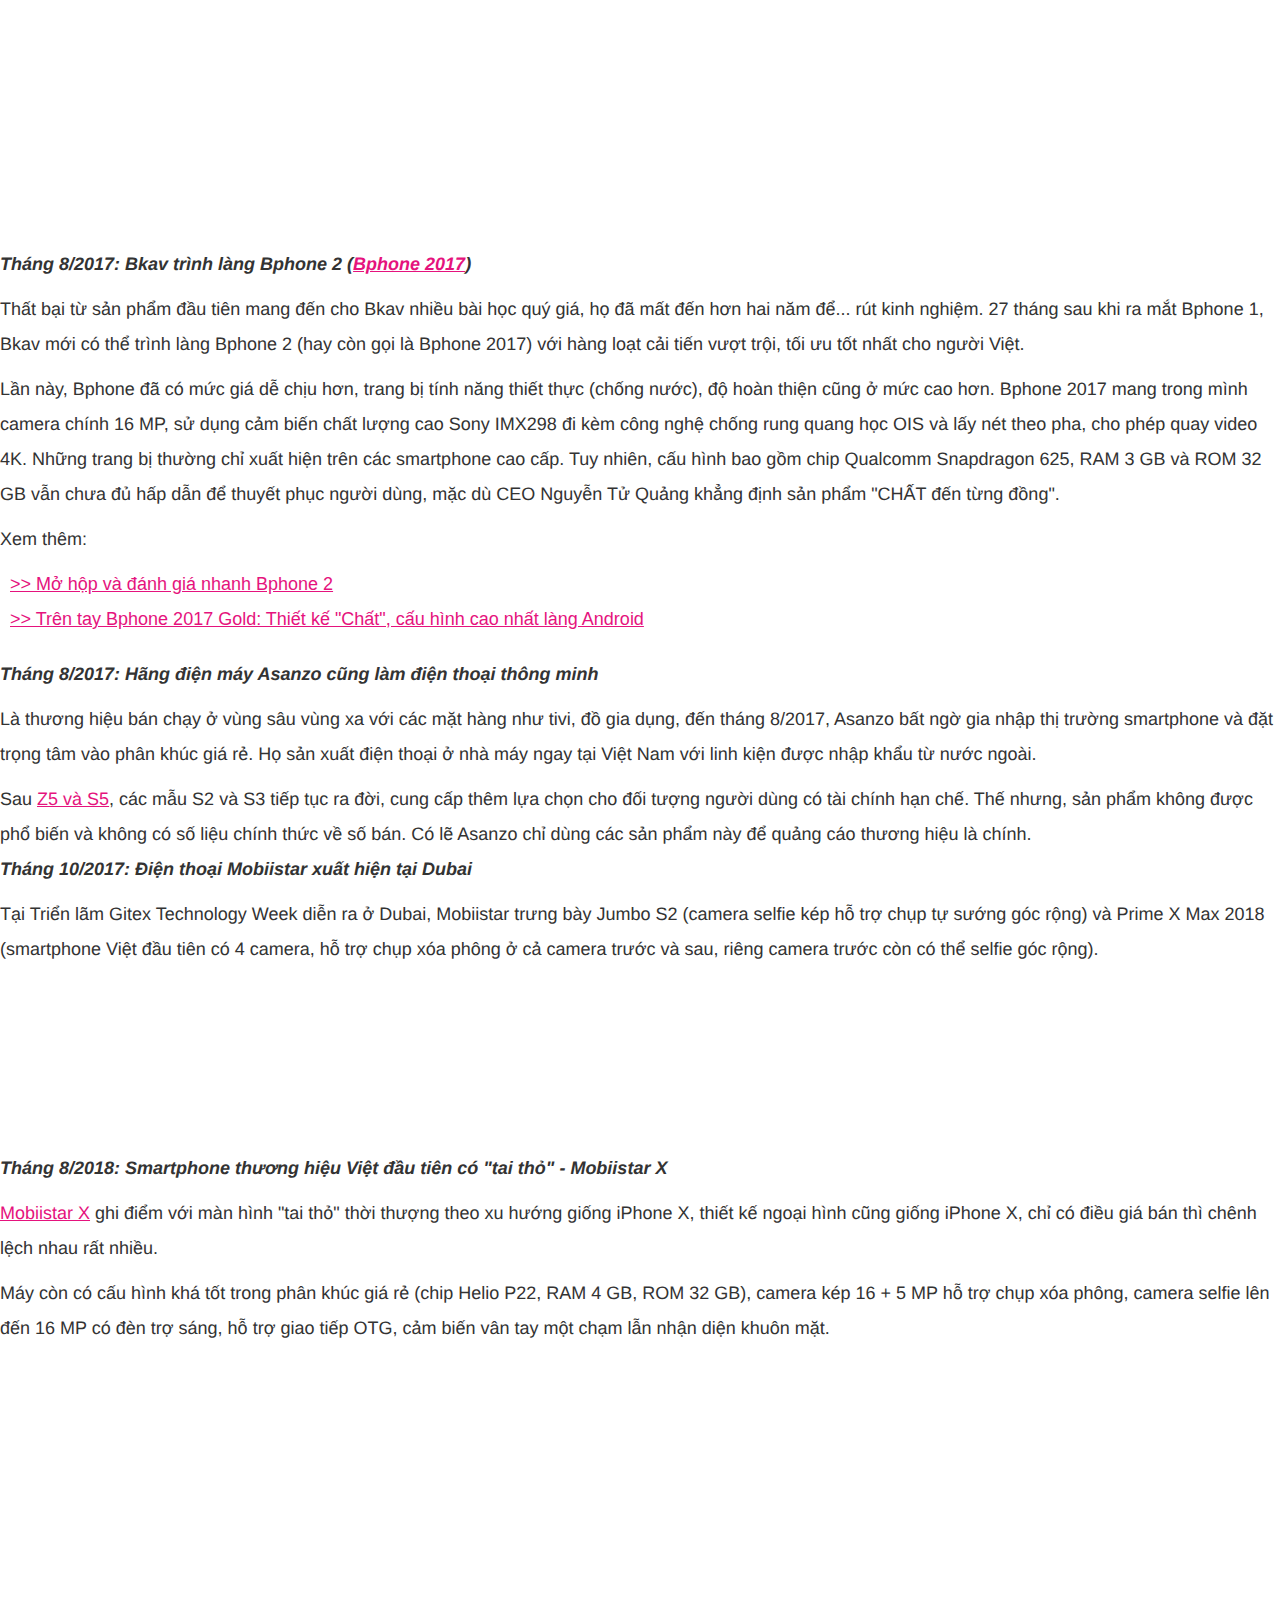
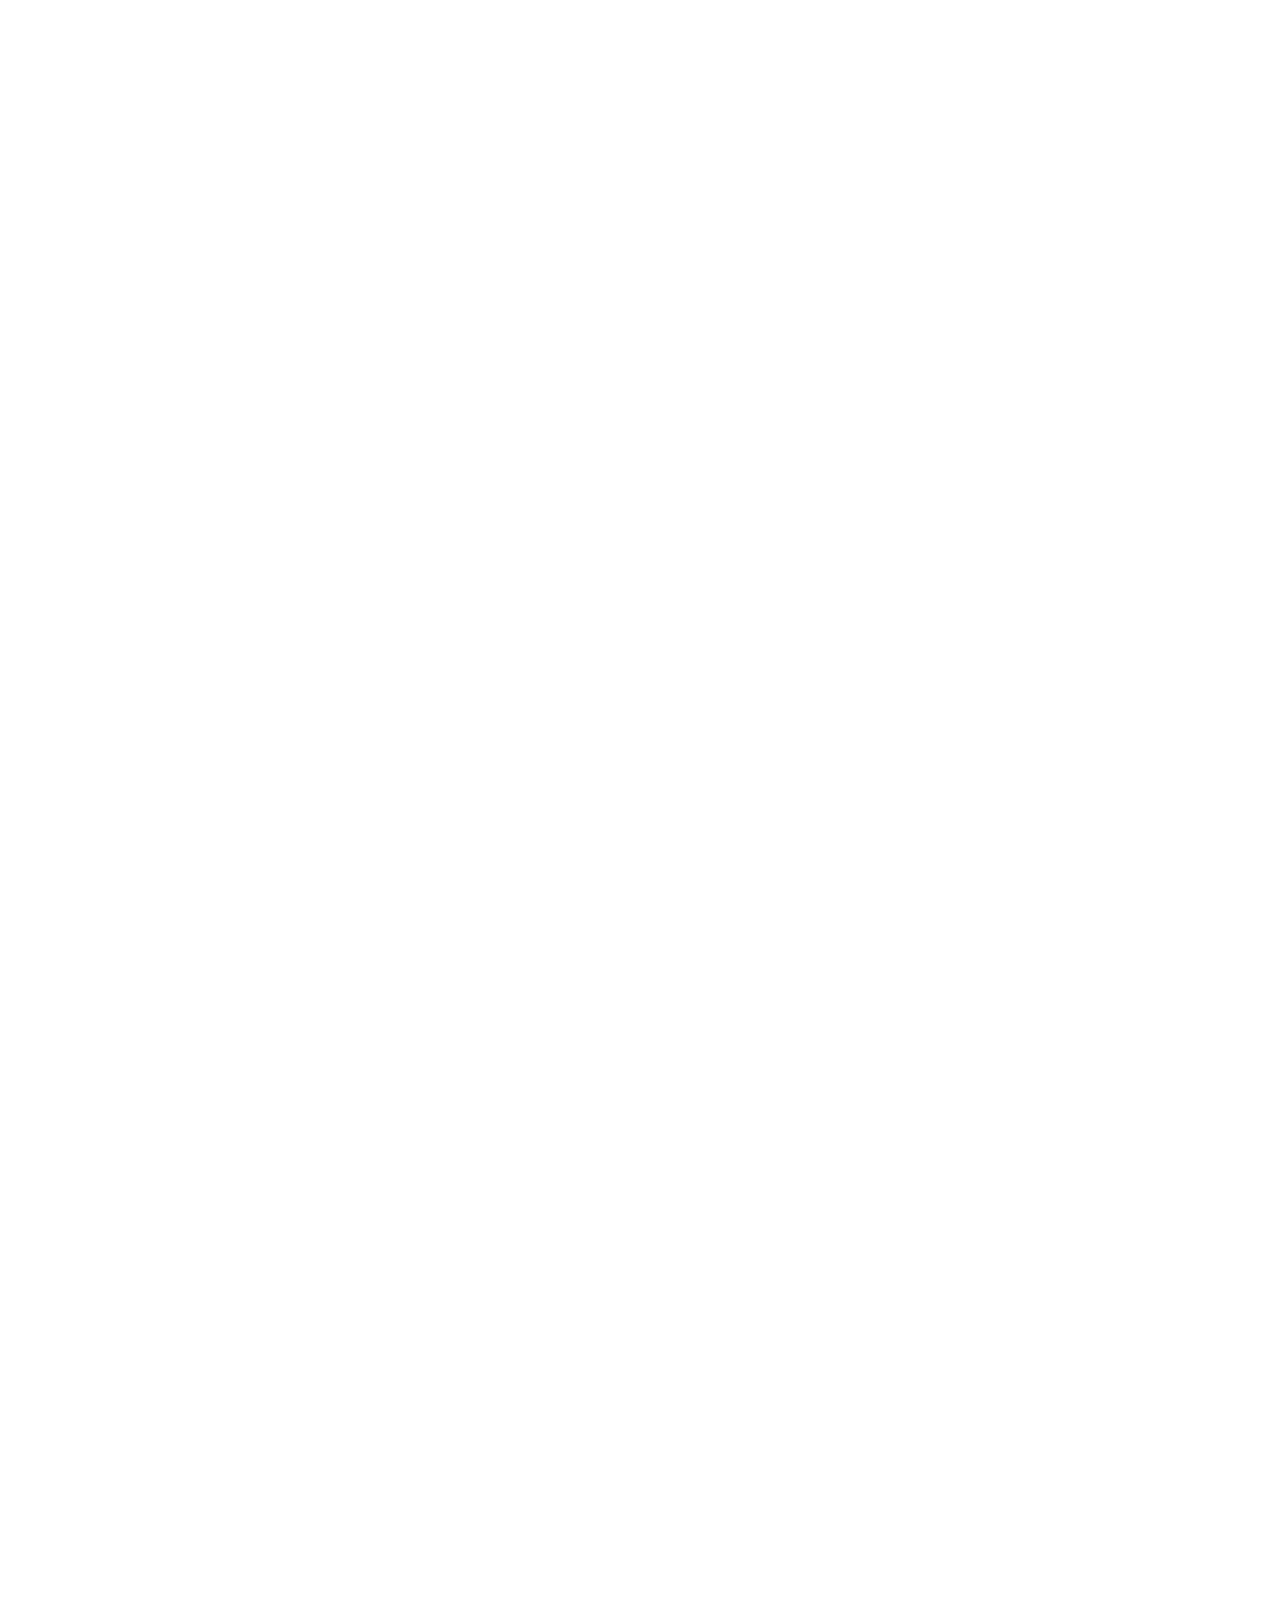
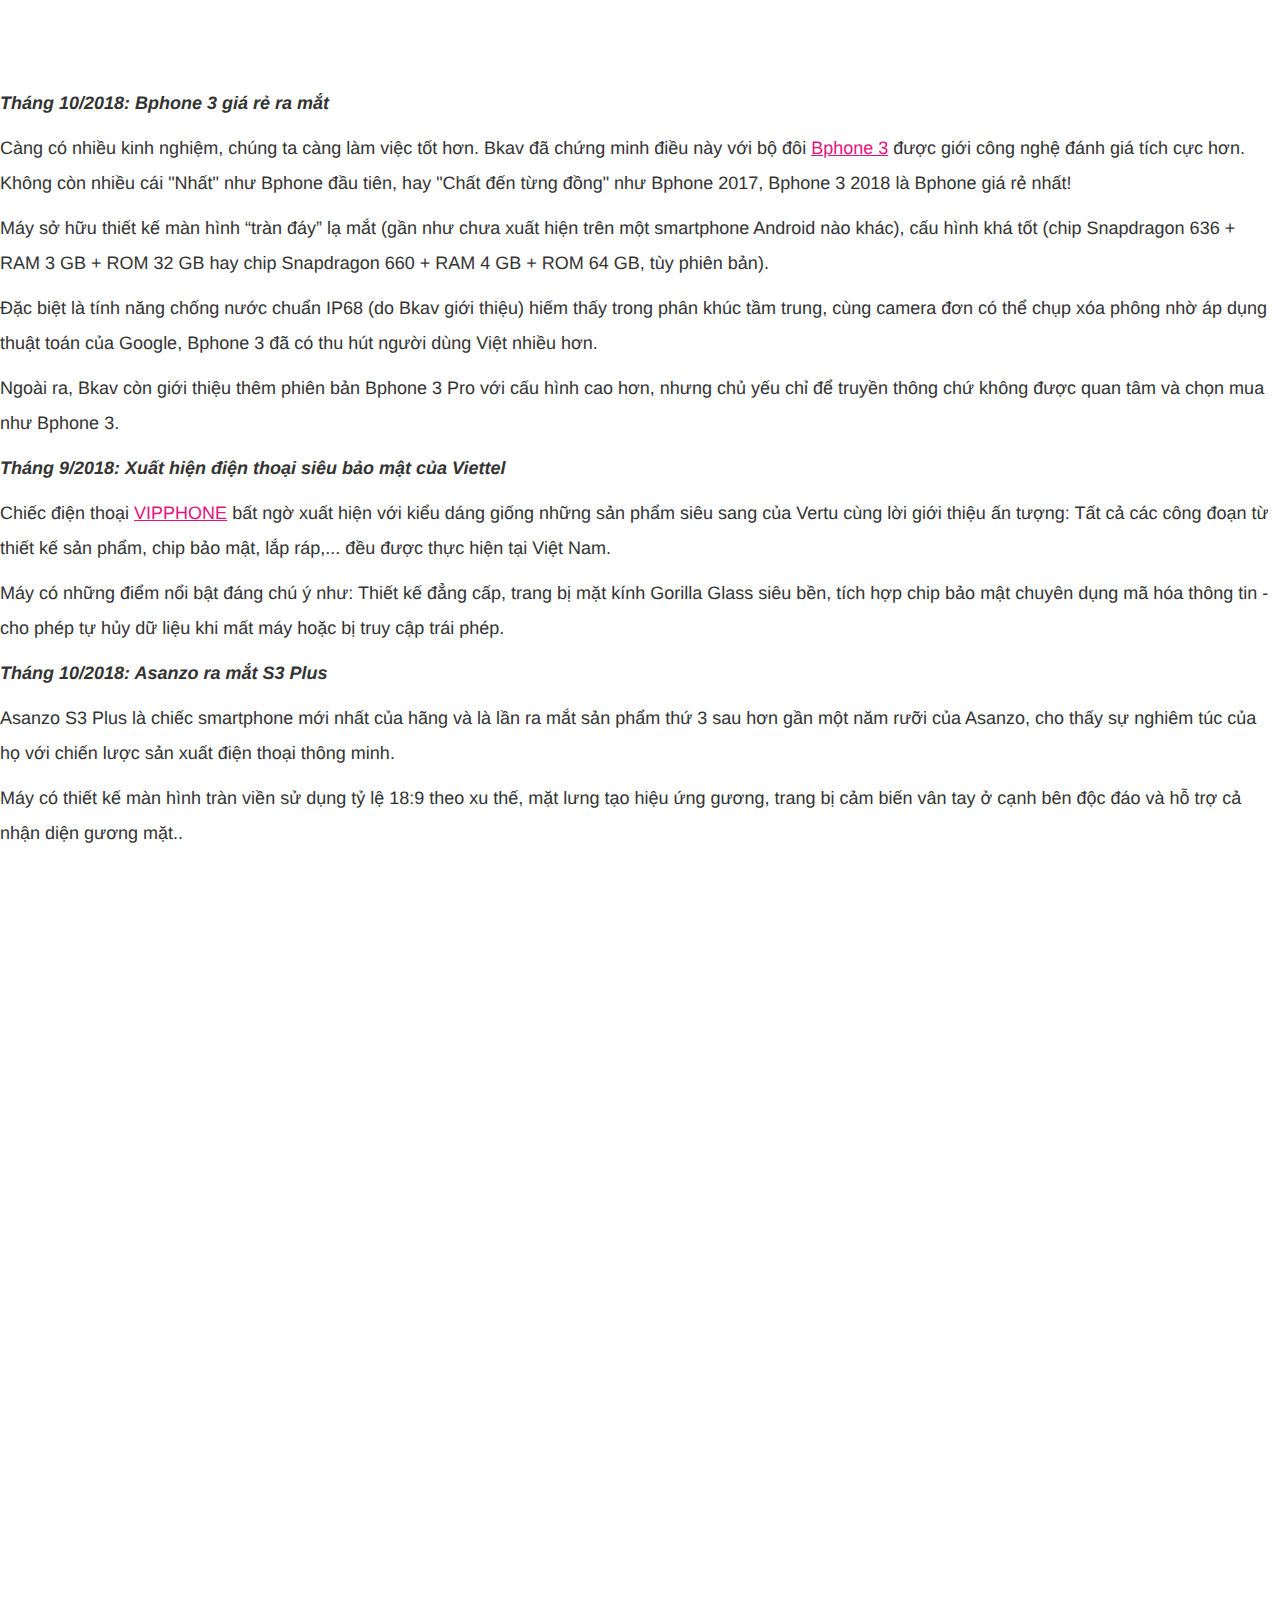
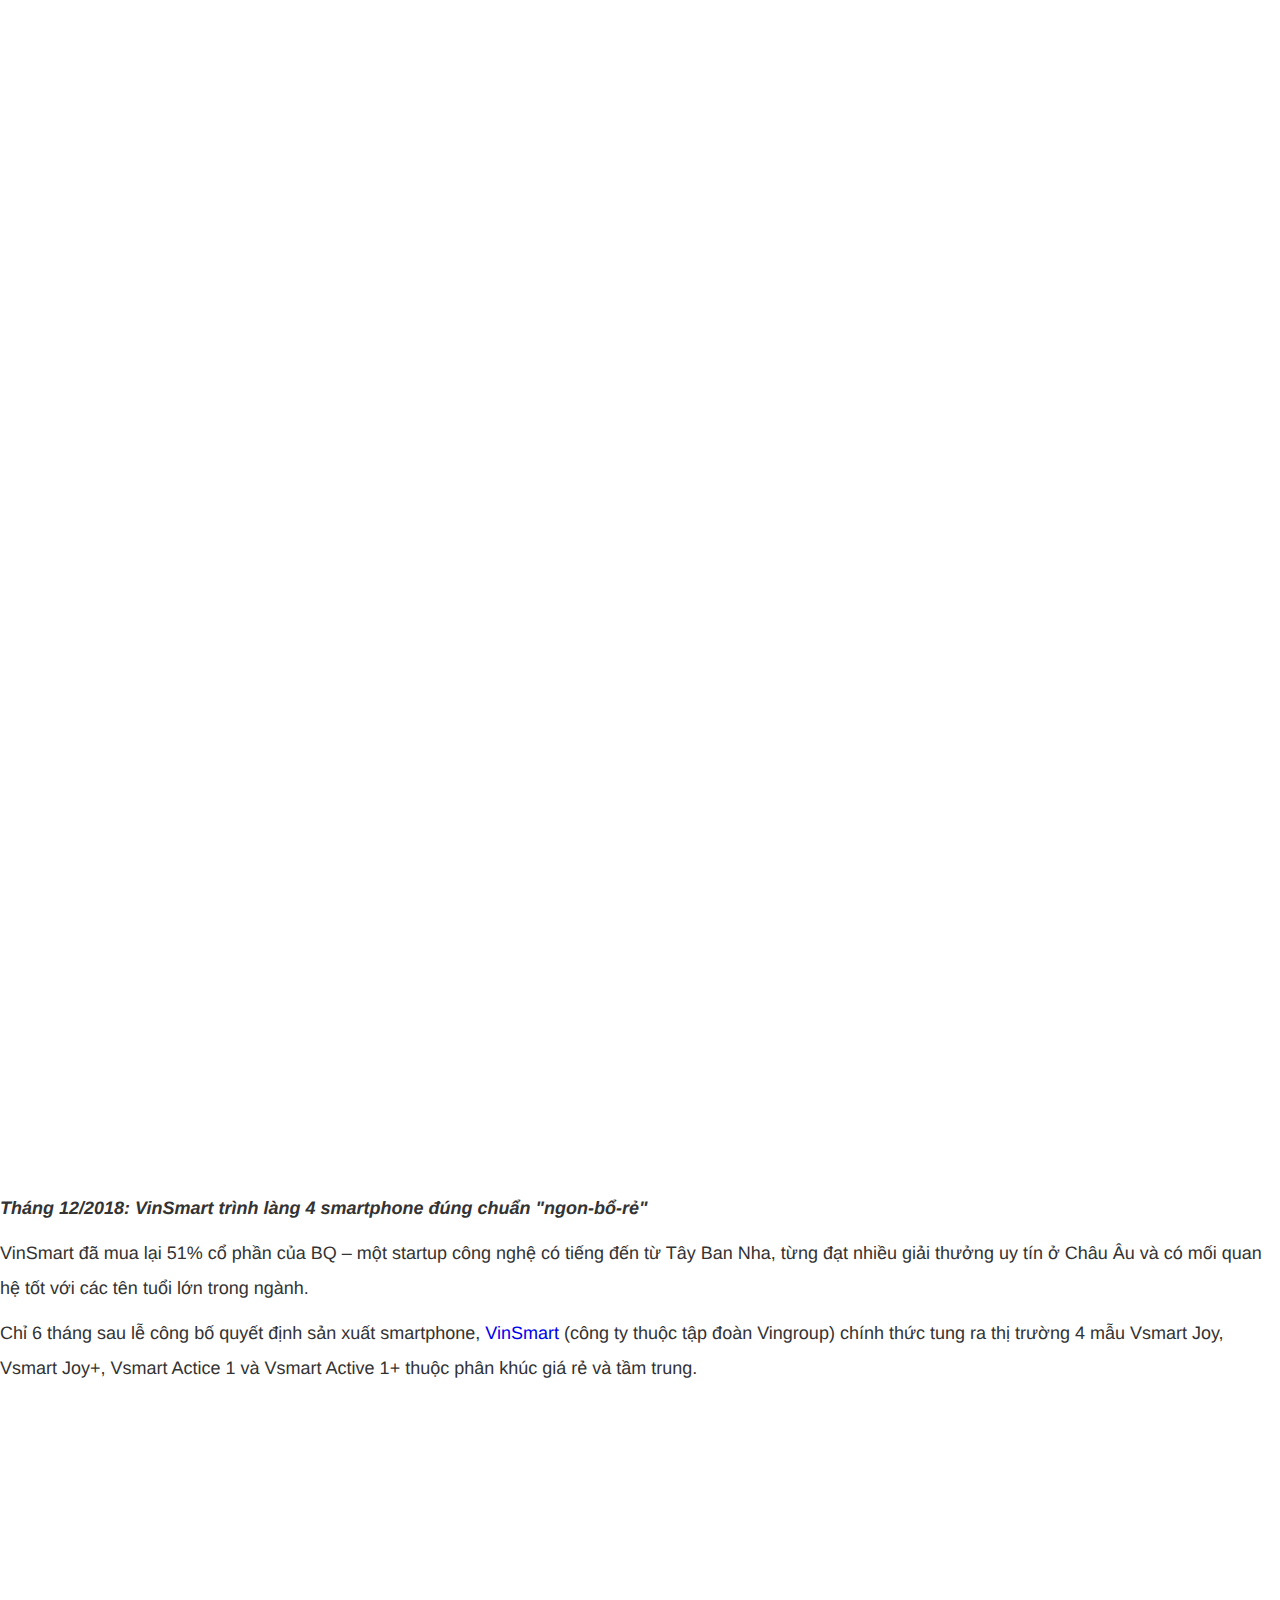
<file: MOBILE/index.html>
<!donuype html>
<html>
<head>
	<meta charset="utf-8">
	<meta name="viewport" content="width=device-width, height=device-height, initial-scale=1, maximum-scale=1, user-scalable=0" />
	<title>Thế giới di động</title>
	<link href="css/style.css" type="text/css" rel="stylesheet" media="screen">
	<link href="https://fonts.googleapis.com/css?family=Open+Sans" rel="stylesheet">
	<link href="https://fonts.googleapis.com/css?family=Arimo" rel="stylesheet">
	<link href="https://unpkg.com/aos@2.3.1/dist/aos.css" rel="stylesheet">
	<script src="https://unpkg.com/aos@2.3.1/dist/aos.js"></script>
</head>
<body>
	<script>
		AOS.init();
	</script>
	<div class="wrapper-tt">
		<div data-aos="fade-up" ata-aos-easing="linear" data-aos-duration="1000">
			<img src="images/header_mobile.png" alt="" class="img-fullsize">
		</div>
		<div class="noidung-iphone">
			<div data-aos="fade-right" ata-aos-easing="linear" data-aos-delay="100">
				<img src="images/outline01.png" alt="" class="img-fullsize outline">
			</div>
			<div class="tomtat-noidung nen-trang">
				<article class="font-normal">
					<p class="font-bold">Tháng 10/2012: Mobiistar mở đầu cho khái niệm "smartphone thương hiệu Việt"</p>
					<img src="images/T.png" alt="" class="text-icon">
					<p>ouch Kem 452 là một trong những smartphone đầu tiên của <a href="https://www.thegioididong.com/dtdd-mobiistar" target="_blank" title="Mobiistar" type="Mobiistar">Mobiistar</a> - công ty được thành lập tháng 5/2009 (lúc đó có tên P&T Mobile). Sản phẩm có kích thước nhỏ gọn, cấu hình phổ thông và mức giá thấp giúp người dùng Việt dễ tiếp cận.</p>
				</article>
			</div>
			<div data-aos="flip-up" data-aos-anchor-placement="top-center">
				<img src="images/img01.png" alt="" class="img-fullsize">
			</div>
			<div class="nam2017">
				<div class="tomtat-noidung nen-trang">
					<!--<img src="images/T.png" alt="" class="a">-->
					<article class="font-normal">
						<p class="text-giua">Trong những năm kế tiếp, Mobiistar liên tục tung ra thêm nhiều dòng <a href="https://www.thegioididong.com/dtdd" target="_blank" title="smartphone" type="smartphone">smartphone</a> hướng đến phân khúc giá rẻ và tầm trung như Touch Lai, Touch Kem, Prime X, Lai Zumbo,... Đặc biệt, smartphone của Mobiistar được người dùng chọn mua khá nhiều và hãng có được một thị phần nhất định trong thị trường smartphone Việt.</p>
					</article>
					<article class="font-bold">
						<p>Tháng 11/2012: Viettel - Nhà mạng đầu tiên ra smartphone thương hiệu Việt</p>
					</article> 
					<article class="font-normal">
						<p class="text-giua">Sau một năm gia nhập thị trường điện thoại di động, Viettel ra mắt bộ đôi smartphone đầu tiên là i6 và i9 với cấu hình “yếu không tưởng” ở hiện tại, nhưng khá phổ biến vào thời điểm 6 năm trước:</p>
						<p class="text-giua">Viettel i6: Chip 1 GHz, ROM 4 GB, RAM 512 MB, màn hình 3.54 inch độ phân giải 640 x 960 pixels, camera sau 5 MP, camera trước VGA, chạy Android 2.3.6 và tích hợp sẵn một số ứng dụng như Imuzik, MobileTV, Youtube, Yahoo Messenger, Skype, Facebook,...</p>
						<p class="text-giua">Viettel i9: Thông số gần như tương tự với Viettel i6, chỉ khác ở chỗ màn hình có kích thước lớn hơn (4 inch) và chạy hệ điều hành Android 4.0.3.</p>
					</article>
				</div>

			</div>	
		</div>

	</div>
	<div data-aos="zoom-in" ata-aos-easing="linear" data-aos-delay="100"><img src="images/img02_mobile.png" class="img-fullsize"></div>
	<div class="noidung-iphone">
		<div class="tomtat-noidung nen-trang">
			<article class="font-normal">
				<p class="font-bold">Tháng 9/2013: VNPT bất ngờ ra mắt Vivas Lotus S1</p>
				<p class="text-giua">Giới công nghệ khá bất ngờ về sự xuất hiện của Vivas Lotus S1 vào thời điểm ra mắt, vì trước đó VNPT không cho thấy dấu hiệu về kế hoạch sản xuất smartphone. Vivas Lotus S1 không gây nhiều ấn tượng, cấu hình cũng lỗi thời cho hiệu năng thấp, thiết kế lại có phần cồng kềnh không thu hút người dùng.</p>
				<p class="text-giua">Đổi lại, khách hàng được tặng kèm gói cước khuyến mãi hấp dẫn từ nhà mạng VinaPhone. Có lẽ những chiếc smartphone này chủ yếu được nhà mạng làm ra để... kiếm thêm thuê bao mới!</p>
				<p class="font-bold">Tháng 11/2014: VNPT giới thiệu tiếp phiên bản Vivas Lotus S2</p>
				<p class="text-giua">Chỉ một năm sau khi ra mắt Vivas Lotus S1, VNPT tiếp tục trình làng mẫu Lotus S2 được tích hợp nhiều ứng dụng do chính VNPT phát triển như: TVOD (xem truyền hình trực tuyến), IPRadio (nghe đài radio) hay Vivas Cloud (lưu trữ dữ liệu trực tuyến không giới hạn).</p>
				<p class="text-giua">Và tất nhiên, số phận của Vivas Lotus S2 cũng tương tự "người anh" Lotus S1 là đi kiếm thêm thuê bao mới mà thôi, sản phẩm này không được nhiều người dùng Việt quan tâm và chọn mua "bình thường" như những mẫu smartphone khác trên thị trường.</p>
			</article>
		</div>
		<div class="nam2017">
			<div data-aos="fade-right" ata-aos-easing="linear" data-aos-delay="100">
				<img src="images/outline02.png" alt="" class="img-fullsize outline">
			</div>
			<div class="tomtat-noidung nen-trang">
				<article>
					<p class="font-bold">Tháng 1/2015: Bphone - Smartphone thương hiệu Việt đầu tiên xuất hiện tại Triển lãm CES</p>
					<img src="images/C.png" alt="" class="text-icon edit_c">
				</article>

				<article class="font-normal">
					<p >ES là triển lãm thường niên uy tín của ngành công nghệ thế giới. Vì vậy, khi <a href="https://www.thegioididong.com/dtdd-bkav" target="_blank" title="Bphone" type="Bphone">Bphone</a> thế hệ đầu tiên được Bkav đặt bên trong một chiếc hộp đen đầy bí ẩn, nó đã tạo ra sự hứng thú nhất định về hình ảnh “Điện thoại thương hiệu Việt vươn ra biển lớn”.</p>
				</article>

			</div>
		</div>	
	</div>
	
	<!---->

	<div class="tomtat-noidung nen-trang">
		<div data-aos="zoom-in-right"><img src="images/img03.png" alt="" class="pic-left pic-bkav"></div>
		<article class="font-normal text-title">

			<p class="font-bold ">Tháng 5/2015: Bkav chính thức ra mắt smartphone... "Made in Vietnam"</p>
			<p class="text-giua">Một lễ ra mắt hoành tráng tại Trung Tâm Hội Nghị Quốc Gia được Bkav thực hiện cho Bphone đời đầu. Tuy nhiên, màn giới thiệu có phần tự tin quá mức cùng giá bán đánh ngay vào phân khúc cận cao cấp – cao cấp đã khiến Bkav chịu thất bại nặng nề.</p>
			<p class="text-giua">Đơn giản bởi Bphone không có gì quá nổi bật về cấu hình lẫn tính năng so với các đối thủ trên thị trường, ngoại trừ thiết kế phần đôi chút khác biệt lúc bấy giờ. Mặc dù Bkav công bố bán được vài chục ngàn máy Bphone, nhưng chưa có đơn vị thống kê nào xác nhận điều này.</p>
			<p class="text-giua">Điểm đáng ghi nhận nhất của Bphone chính là dòng chữ "Designed by Bkav - Made in Vietnam" được dập trên sản phẩm. Đây là dấu ấn cho mong muốn về một smartphone do người Việt tự sản xuất, chứ không phải "đặt hàng từ nơi mà ai cũng biết là đâu" như các sản phẩm trước đây!</p>
			<p class="xem-them nen-trang">Xem thêm: <a href="https://www.thegioididong.com/tin-tuc/can-canh-hinh-anh-chi-tiet-video-danh-gia-tren-tay-647272" target="_blank" title="Cận cảnh hình ảnh chi tiết, video đánh giá trên tay đầu tiên về Bphone và giao diện BOS" type="Cận cảnh hình ảnh chi tiết, video đánh giá trên tay đầu tiên về Bphone và giao diện BOS">Cận cảnh hình ảnh chi tiết, video đánh giá 'trên tay' đầu tiên về Bphone và giao diện BOS</a></p>
		</article>
		

	</div>
	<div class="tomtat-noidung02 nen-trang">
		<article class="font-normal">
			<p class="font-bold ">Tháng 7/2017: VNPT ra phiên bản Vivas Lotus S3 LTE</p>
			<p class="text-giua01">Vivas Lotus S3 LTE có ngoại hình hoàn toàn khác biệt so với hai "người tiền nhiệm", với khung kim loại cùng hai mặt kính thời thượng và hỗ trợ kết nối 4G. Máy vẫn được cài đặt các ứng dụng độc quyền do VNPT phát triển, thậm chí họ còn có cả ứng dụng xem giờ Hoàng đạo, ngày giờ tốt xấu theo Âm Lịch và kho phần mềm VNPT Appstore.</p>
		</div>
	</article>
	<div class="tomtat-noidung nen-trang">
		<div data-aos="zoom-in-left"><img src="images/img04.png" alt="" class="pic-right pic-bkav" style="padding: 20px;"></div>
		<article class="font-normal text-title">

			<p class="font-bold nen-trang cach_dong">Tháng 8/2017: Bkav trình làng Bphone 2 (<a href="https://www.thegioididong.com/dtdd/bkav-bphone-2" target="_blank" title="Bphone 2017" type="Bphone 2017">Bphone 2017</a>)</p>
			<p class="text-giua">Thất bại từ sản phẩm đầu tiên mang đến cho Bkav nhiều bài học quý giá, họ đã mất đến hơn hai năm để... rút kinh nghiệm. 27 tháng sau khi ra mắt Bphone 1, Bkav mới có thể trình làng Bphone 2 (hay còn gọi là Bphone 2017) với hàng loạt cải tiến vượt trội, tối ưu tốt nhất cho người Việt.</p>
			<p class="text-giua">Lần này, Bphone đã có mức giá dễ chịu hơn, trang bị tính năng thiết thực (chống nước), độ hoàn thiện cũng ở mức cao hơn. Bphone 2017 mang trong mình camera chính 16 MP, sử dụng cảm biến chất lượng cao Sony IMX298 đi kèm công nghệ chống rung quang học OIS và lấy nét theo pha, cho phép quay video 4K. Những trang bị thường chỉ xuất hiện trên các smartphone cao cấp. Tuy nhiên, cấu hình bao gồm chip Qualcomm Snapdragon 625, RAM 3 GB và ROM 32 GB vẫn chưa đủ hấp dẫn để thuyết phục người dùng, mặc dù CEO Nguyễn Tử Quảng khẳng định sản phẩm "CHẤT đến từng đồng".</p>
			<p >Xem thêm:</p>
			<ul class="xem_them_ul nen-trang">
				<li><a href="https://www.thegioididong.com/tin-tuc/mo-hop-va-danh-gia-nhanh-bphone-2-cam-nam-tot-may-muot-camera-kha-1013549" target="_blank" title="Mở hộp và đánh giá nhanh Bphone 2" type="Mở hộp và đánh giá nhanh Bphone 2">>> Mở hộp và đánh giá nhanh Bphone 2</a></li>
				<li><a href="https://www.thegioididong.com/tin-tuc/tren-tay-bphone-2017-gold-thiet-ke-chat-cau-hinh-cao-cap-nhat-nhi-lang-android-1013220" target="_blank" title="Trên tay Bphone 2017 Gold: Thiết kế Chất, cấu hình cao cấp nhất nhì làng Android" type="Trên tay Bphone 2017 Gold: Thiết kế Chất, cấu hình cao cấp nhất nhì làng Android">>> Trên tay Bphone 2017 Gold: Thiết kế "Chất", cấu hình cao nhất làng Android</a></li>
			</ul>
			
			
		</article>
		<div class="tomtat-noidung nen-trang">
			<article>
				<p class="font-bold">Tháng 8/2017: Hãng điện máy Asanzo cũng làm điện thoại thông minh</p>
				<P class="text-giua">Là thương hiệu bán chạy ở vùng sâu vùng xa với các mặt hàng như tivi, đồ gia dụng, đến tháng 8/2017, Asanzo bất ngờ gia nhập thị trường smartphone và đặt trọng tâm vào phân khúc giá rẻ. Họ sản xuất điện thoại ở nhà máy ngay tại Việt Nam với linh kiện được nhập khẩu từ nước ngoài.</P>
				<p class="text-giua01 nen-trang">Sau <a href="https://www.thegioididong.com/tin-tuc/tren-tay-asanzo-z5-va-s5-camera-kep-4gb-ram-lap-rap-tai-viet-nam-gia-tu-2-99-trieu-1013323" target="_blank" title="Z5 và S5" type="Z5 và S5">Z5 và S5</a>, các mẫu S2 và S3 tiếp tục ra đời, cung cấp thêm lựa chọn cho đối tượng người dùng có tài chính hạn chế. Thế nhưng, sản phẩm không được phổ biến và không có số liệu chính thức về số bán. Có lẽ Asanzo chỉ dùng các sản phẩm này để quảng cáo thương hiệu là chính.</p>
				<p class="font-bold">Tháng 10/2017: Điện thoại Mobiistar xuất hiện tại Dubai</p>
				<p class="text-giua">Tại Triển lãm Gitex Technology Week diễn ra ở Dubai, Mobiistar trưng bày Jumbo S2 (camera selfie kép hỗ trợ chụp tự sướng góc rộng) và Prime X Max 2018 (smartphone Việt đầu tiên có 4 camera, hỗ trợ chụp xóa phông ở cả camera trước và sau, riêng camera trước còn có thể selfie góc rộng). </p>
			</article>
		</div>
	</div>
	
	<div data-aos="fade-left"><img src="images/outline03.png" class="img-fullsize outline"></div>
	<div class="tomtat-noidung01 nen-trang">
		<article>
			<p class="font-bold">Tháng 8/2018: Smartphone thương hiệu Việt đầu tiên có "tai thỏ" - Mobiistar X</p>
			<p class="text-giua nen-trang"><a href="https://www.thegioididong.com/dtdd/mobiistar-x" target="_blank" title="Mobiistar X" type="Mobiistar X">Mobiistar X</a> ghi điểm với màn hình "tai thỏ" thời thượng theo xu hướng giống iPhone X, thiết kế ngoại hình cũng giống iPhone X, chỉ có điều giá bán thì chênh lệch nhau rất nhiều.</p>
			<p class="text-giua">Máy còn có cấu hình khá tốt trong phân khúc giá rẻ (chip Helio P22, RAM 4 GB, ROM 32 GB), camera kép 16 + 5 MP hỗ trợ chụp xóa phông, camera selfie lên đến 16 MP có đèn trợ sáng, hỗ trợ giao tiếp OTG, cảm biến vân tay một chạm lẫn nhận diện khuôn mặt.</p>
			<div data-aos="fade-down-right"><img src="images/img05.png" alt="" class="img-mobiistar"></div>
			
			<p class="font-bold cach_dong">Tháng 10/2018: Bphone 3 giá rẻ ra mắt</p>
			<p class="text-giua">Càng có nhiều kinh nghiệm, chúng ta càng làm việc tốt hơn. Bkav đã chứng minh điều này với bộ đôi <a href="https://www.thegioididong.com/dtdd/bphone-3" target="_blank" title="Bphone 3" type="Bphone 3">Bphone 3</a> được giới công nghệ đánh giá tích cực hơn. Không còn nhiều cái "Nhất" như Bphone đầu tiên, hay "Chất đến từng đồng" như Bphone 2017, Bphone 3 2018 là Bphone giá rẻ nhất!</p>
			<p class="text-giua">Máy sở hữu thiết kế màn hình “tràn đáy” lạ mắt (gần như chưa xuất hiện trên một smartphone Android nào khác), cấu hình khá tốt (chip Snapdragon 636 + RAM 3 GB + ROM 32 GB hay chip Snapdragon 660 + RAM 4 GB + ROM 64 GB, tùy phiên bản).</p>
			<p class="text-giua">Đặc biệt là tính năng chống nước chuẩn IP68 (do Bkav giới thiệu) hiếm thấy trong phân khúc tầm trung, cùng camera đơn có thể chụp xóa phông nhờ áp dụng thuật toán của Google, Bphone 3 đã có thu hút người dùng Việt nhiều hơn.</p>
			<p class="text-giua">Ngoài ra, Bkav còn giới thiệu thêm phiên bản Bphone 3 Pro với cấu hình cao hơn, nhưng chủ yếu chỉ để truyền thông chứ không được quan tâm và chọn mua như Bphone 3.</p>

		</article>
	</div>
	<div class="block-right">
		<article class="font-normal text-title">
			<p class="font-bold">Tháng 9/2018: Xuất hiện điện thoại siêu bảo mật của Viettel</p>
			<p class="text-giua nen-trang">Chiếc điện thoại <a href="https://www.thegioididong.com/tin-tuc/tren-tay-danh-gia-nhanh-vipphone-dien-thoai-sieu-bao-mat-cua-viettel-1115224" target="_blank" title="VIPPHONE" type="VIPPHONE">VIPPHONE</a> bất ngờ xuất hiện với kiểu dáng giống những sản phẩm siêu sang của Vertu cùng lời giới thiệu ấn tượng: Tất cả các công đoạn từ thiết kế sản phẩm, chip bảo mật, lắp ráp,... đều được thực hiện tại Việt Nam.</p>
			<p class="text-giua">Máy có những điểm nổi bật đáng chú ý như: Thiết kế đẳng cấp, trang bị mặt kính Gorilla Glass siêu bền, tích hợp chip bảo mật chuyên dụng mã hóa thông tin - cho phép tự hủy dữ liệu khi mất máy hoặc bị truy cập trái phép.</p>
			<p class="font-bold">Tháng 10/2018: Asanzo ra mắt S3 Plus</p>
			<p class="text-giua">Asanzo S3 Plus là chiếc smartphone mới nhất của hãng và là lần ra mắt sản phẩm thứ 3 sau hơn gần một năm rưỡi của Asanzo, cho thấy sự nghiêm túc của họ với chiến lược sản xuất điện thoại thông minh.</p>
			<p class="text-giua">Máy có thiết kế màn hình tràn viền sử dụng tỷ lệ 18:9 theo xu thế, mặt lưng tạo hiệu ứng gương, trang bị cảm biến vân tay ở cạnh bên độc đáo và hỗ trợ cả nhận diện gương mặt..</p>
			<div data-aos="fade-down-left"><img src="images/img06.png" class="img-bphone3"></div>
			<p class="font-bold cach_dong">Tháng 12/2018: VinSmart trình làng 4 smartphone đúng chuẩn "ngon-bổ-rẻ"</p>
			<p class="text-giua">VinSmart đã mua lại 51% cổ phần của BQ – một startup công nghệ có tiếng đến từ Tây Ban Nha, từng đạt nhiều giải thưởng uy tín ở Châu Âu và có mối quan hệ tốt với các tên tuổi lớn trong ngành.</p>
			<p class="text-giua">Chỉ 6 tháng sau lễ công bố quyết định sản xuất smartphone, <a href="https://www.thegioididong.com/tin-tuc/4-smartphone-vsmart-chinh-thuc-ra-mat-smartphone-viet-ngon-bo-re--1138127" target="_blank" title="VinSmart" type="VinSmart">VinSmart</a> (công ty thuộc tập đoàn Vingroup) chính thức tung ra thị trường 4 mẫu Vsmart Joy, Vsmart Joy+, Vsmart Actice 1 và Vsmart Active 1+ thuộc phân khúc giá rẻ và tầm trung.</p>
		</article>
	</div>

</div>

</div>
<div data-aos="zoom-in-down"><img src="images/img07_mobile.png" alt="" class="img-fullsize"></div>

<div class="tomtat-noidung nen-trang">
	<article>
		<p class="text-giua">Cả 4 sản phẩm đều được trang bị cấu hình rất tốt trong tầm giá cùng chính sách bảo hành lên đến 18 tháng, chế độ 1 đổi 1 trong vòng 101 ngày và hệ thống tiếp nhận bảo hành rộng khắp trên cả nước.</p>
		<p class="text-giua">Theo một số nguồn tin, năm 2019, VinSmart sẽ tiếp tục mở rộng thị trường với các mẫu, như: Vsmart Star cho phân khúc cơ bản, Vsmart Live (cận cao cấp), Vsmart Lux (cao cấp) và Vsmart Super Lux (siêu cao cấp).</p>
	</article>
</div>
<div data-aos="fade-up" data-aos-duration="1000"><img src="images/outline04.png" class="img-fullsize outline"></div>
<div class="tomtat-noidung nen-trang">
	<article>
		<p class="text-giua">Có thể thấy một điểm chung ở các smartphone thương hiệu Việt: Đều là các sản phẩm tầm trung & giá rẻ, phù hợp với túi tiền của bạn. “Người Việt dùng hàng Việt” – câu nói này hẳn sẽ gây ra nhiều tranh cãi trong chúng ta, vì sẽ có những lời phản biện rằng “Hàng Việt có tốt như hàng ngoại không mà xài”.</p>
		<p class="text-giua">Điều đó hoàn toàn đúng, mỗi người đều có nhu cầu riêng và không thể mua một sản phẩm nào đó chỉ vì hai chữ “hàng Việt” nếu nó không đáp ứng yêu cầu của mình.</p>
		<p class="text-giua">Gia nhập thương trường đồng nghĩa với việc chấp nhận cạnh tranh, chỉ có sản phẩm chất lượng và ngày càng chất lượng hơn mới có thể giữ chân người dùng, còn ngược lại thì phải chấp nhận bị đào thải.</p>
		<p class="text-giua">Tuy nhiên, thật khó để sản phẩm Việt đầu tay tốt hơn hàng ngoại đã có hàng chục năm kinh nghiệm, đó là chuyện gần như không thể thực hiện ngay lập tức. Mọi quá trình phát triển đều cần thời gian, thậm chí rất nhiều thời gian.</p>
		<p class="text-giua">Nếu điện thoại thương hiệu Việt, dù có thể chưa tốt bằng điện thoại của thương hiệu nước ngoài, hoặc chưa tốt như bạn kỳ vọng nhưng đủ tốt ở một mức độ nhất định nào đó, hãy mua để ủng hộ hàng Việt, tất nhiên là nếu điều kiện chi phí cho phép.</p>
		<p class="text-giua">Sự tin tưởng của người Việt sẽ là chất xúc tác để hàng Việt “chắp cánh”, vươn lên cạnh tranh với hàng ngoại, từ đó thúc đẩy sự phát triển cho cả ngành công nghiệp di động và công nghệ Việt nói chung.</p>
		<p class="text-giua">Bạn có đồng quan điểm không? Hãy cùng chia sẻ cảm nhận thông qua phần bình luận ở bên dưới nhé.</p>
		<p >Xem thêm:</p>
		<ul class="xem_them_ul">
			<li><a href="https://www.thegioididong.com/tin-tuc/smartphone-thuong-hieu-viet-chon-mobiistar-x-asanzo-s3-plus-hay-bphone-3--1123728" target="_blank" title="Smartphone thương hiệu Việt: Chọn Mobiistar X, Asanzo S3 Plus hay Bphone 3?" type="Smartphone thương hiệu Việt: Chọn Mobiistar X, Asanzo S3 Plus hay Bphone 3?">>> Smartphone thương hiệu Việt: Chọn Mobiistar X, Asanzo S3 Plus hay Bphone 3?</a></li>
			<li><a 2="" href="https://www.thegioididong.com/tin-tuc/thi-truong-smartphone-viet-2018-ban-de-duoi-2-trieu-van-ok-1136720" i="" n="" ng="" target="_blank" title="Thị trường smartphone Việt 2018: Chỉ bán " type="Thị trường smartphone Việt 2018: Chỉ bán " u="">>> Thị trường smartphone Việt 2018: Chỉ bán "dế" dưới 2 triệu vẫn sống khỏe</a></li>
		</ul>
	</article>
</div>

<div data-aos="fade-down" data-aos-easing="linear" data-aos-duration="1000"><img src="images/img08_mobile.png" class="img-fullsize"></div>
</body>
</html>
</file>
<file: DESKTOP/css/style.css>
* {
    margin: 0;
    padding: 0;
}

img {
    border: 0;
}

a {
    text-decoration: none;
}

ul, ol {
    list-style: none;
}

.clr {
    clear: both;
}

body, input, button, option, textarea, label, select, legend, h1, h2, h3, h4, h5, h6, h1 a, h2 a, h3 a, h4 a, h5 a, h6 a {
    font: 14px/18px Arial, Helvetica, sans-serif;
    color: #333;
    outline: none;
}
p {
    -webkit-margin-before: 0;
    -webkit-margin-after: 0;
    -webkit-margin-start: 0;
    -webkit-margin-end: 0;
    text-rendering: geometricPrecision;
}
input[type=text], input[type=tel], textarea {
    -webkit-appearance: none;
}
p{
    font-family: Arimo;
    font-size: 17px !important;
    line-height: 30px !important;
}
.row{
    display: flex;
}
.block-left{
    float: left;
    margin-left: 0px;
    margin-right: 25px; 
    flex: 50%;
}
.block-right{
    float: right;
    margin-left: 15px;
    margin-right: 50px;
    flex: 50%;
}
.img-mobiistar{
    margin-bottom: 20px !important;
    width: 400px;
    margin-right: 60px !important;  
    zoom: 1 !important;
}
.img-bphone3{
    margin-bottom: 20px !important; 
    width: 400px;
    margin-right: 60px !important;  
    zoom: 1 !important;    
}
.del-margin{
    margin: 0 !important;
}
.edit_t{
    margin-top: 10px !important;
}
.text-giua01{
    margin-bottom: 8px;
}
.xem_them_ul{
    margin-bottom: 8px;
}
.wrapper-tt{
    font-family: 'Open Sans', sans-serif;
}
[class^="icontt-"], [class*="icontt-"] {
    background-image:url(../images/iconsocial.png);
    background-repeat: no-repeat;
    display: inline-block;
    height: 72px;
    width: 72px;
    line-height: 30px;
    vertical-align: middle;
    background-size: 72px 256px;
}
.pic-bkav{
    width: 400px !important;
}
.noidung p{
    font-size: 18px;
    color: #333;
    line-height: 30px
}
.noidung01 p{
    font-size: 18px;
    color: #5f3512;
    line-height: 39px;
    font-style: italic;
}
.nam2017 .tieude,
.nam2016 .tieude,
.nam2015 .tieude,
.nam2014 .tieude{
    max-width: 600px;
    margin: auto;
    display: block;
    overflow: hidden;
}
.nam2015 iframe{
    max-width: 1200px;
    min-height: 320px;
    height: auto;
    margin: auto;
    display: block;
    overflow: hidden;
}
.nam2015 .pic-text {
    margin-bottom: 50px;
}
.img-fullsize{
    width: 100%;
}
.wrapper-tt .img-fullsize,
.noidung-iphone .img-fullsize{
    position: relative;
    width: 100%;
    height: auto;
    display: block;
    overflow: hidden;
    max-width: 1920px
}
.nam2017, .nam2016, .nam2015, .nam2014{
    margin-top: 0px
}
.tomtat{
    width: 80%;
    display: block;
    overflow: hidden;
    margin: 40px auto;
    max-width: 1200px
}
.icontt-gg{
    background-position: 0 -92px;
}
.icontt-link{
    background-position: 0 -184px;
}
.icontt-fb,
.icontt-gg,
.icontt-link{
    zoom: 0.5;
}
.tacgia{
    width: 18%;
    float: left;
    display: block;
    height: auto;
    font-size: 16px;
    padding: 0px 0px;
    line-height: 26px;
}
.container{
    max-width: 950px;
    margin: auto;
}
.font-bold{
    font-weight: bold;
}
.tomtat-noidung{
    display: block;
    overflow: hidden;
    width: 70%;
    /* float:right; */
    margin: auto;
    /* margin-right: 270px; */
    /* margin-bottom: 20px; */
    background: #ededed;
    padding: 20px;
    font-size: 18px;
    line-height: 35px;
    max-width: 800px;
}
.tomtat-noidung01{
    display: block;
    /*width: 70%;*/
    /* float:right; */
    margin: auto;
    /* margin-right: 270px; */
    /* margin-bottom: 20px; */
    background: #ededed;
    padding: 0px;
    font-size: 18px;
    line-height: 35px;
    max-width: 1200px;
}
.tomtat-noidung02{
    display: block;
    /*width: 70%;*/
    /* float:right; */
    margin: auto;
    /* margin-right: 270px; */
    /* margin-bottom: 20px; */
    background: #ededed;
    padding: 0px;
    font-size: 18px;
    line-height: 35px;
}
.tomtat-noidung h2{
    display: block;
    overflow: hidden;
    font-family: 'Open Sans', sans-serif;
    font-size: 20px;
    line-height: 30px
}
.tacgia span{
    display: block;
    overflow: hidden;
}
.tacgia p{
    text-transform: uppercase;
    font-size: 14px
}
.tacgia small{
    color: #999999
}
.tt-mxh{
    padding: 10px 0;
    border-top: 3px solid #d9d9d9;
    width: 34%;
}
.tt-mxh i{
    display: block;
    padding: 10px 0
}
.noidung-iphone{
    display: block;
    overflow: hidden;
    width: auto;
    margin-top: 50px;
    margin: auto;  
}
.nen-trang{
    background: #fff;
}
.bg-red{
    max-width: 1920px;
    width: 100%;
    height: auto;
    margin: auto;
}
.noidung-iphone .nen-trang img{
    float: left;
    margin: -10px 10px 5px 0;
    zoom: 0.5;
}
.noidung-iphone .nen-trang .a{
    margin: 20px 5px 0px 0px;
    zoom: 1;
}
.nen-trang a,
.noidung a{
    color: #a42c36;
    text-decoration: underline;
    font-size: 17px !important;
}
.font-italic{
    font-weight: 600;
    font-style: italic;
}

.font-italic span{
    display: block;
    font-size: 20px
}
.thongtin-italic{
    font-style: italic;
    text-align: center;
    display: block;
    font-size: 18px;
    padding: 10px 0;
    font-weight: 600;
    color: #666666;
    margin-bottom: 20px;
}
.del{
    padding: 0 !important;
}
.text-giua{
    margin-bottom: 30px;
}
.text-title{
    padding: 0px !important;
}
.font-normal{
    font-size: 18px;
    font-weight: 300;
    padding: 10px 0;
    line-height: 35px
}
.pic-text{
    display: block;
    width: 100%;
    max-width: 1200px;
    overflow: hidden;
    margin: auto;
    padding-bottom: 0px;
} 
.pic-text img{
    float: left;
    width: 43%;
    height: auto;
    margin: -20px 5px 10px 0;
}
.pic-text article{
    display: block;
    overflow: hidden;
}
.pic-text01{
    display: block;
    width: 100%;
    max-width: 1200px;
    overflow: hidden;
    margin: auto;
}
.pic-text01 img{
    float: left;
    width: 43%;
    height: auto;
    margin: 7px 45px 10px 0;
} 
.pic-text01 article{
    display: block;
    overflow: hidden;
}
.bullet p{
    font-size: 18px;
    line-height: 30px;
    padding-bottom: 10px;
}
.bullet p:before{
    content: '●';
    display: inline-block;
    vertical-align: top;
    font-size: 16px;
    color: #d4d4d4;
    margin-right: 5px;
}
.pic-text .pic-right{
    float: right;
}
.pic-text .noidung{
    display: block;
    overflow: hidden;
    padding: 20px 0
}
.pic-left{
    float: left;
    margin: 0 20px 0 0
}
.pic-text .noidung p{
    padding: 0 10px
}
.content-2014{
    display: block;
    overflow: hidden;
    width: 70%;
    margin: auto;
}
.text-12{
    display: block;
    overflow: hidden;
    margin: 20px 0
}
.text-12 img{
    float: left;
    display: block;
    overflow: hidden;
    margin-right: 40px
}
.khongxai{
    display: none
}
.text-12 .noidung,
.text-12 h3{
    display: block;
    overflow: hidden;
}
.w-900{
    max-width: 900px !important;
}
.text-12 h3{
    font-size: 25px;
    font-weight: bold;
    line-height: 30px;
}
.img-center{
    display: block;
    max-width: 1200px;
    width: 700px;
    margin: auto;
    overflow: hidden;
    margin-bottom: 15px
}
.img-center01{
    display: block;
    /*max-width: 600px;*/
    width: 700px;
    margin: 50px auto 0px auto;
    overflow: hidden;
    margin-bottom: 15px
}
.border-bottom{
    border-bottom: 1px solid #d9d9d9
}
</file>
<file: MOBILE/css/style.css>
* {
    margin: 0;
    padding: 0;
}

img {
    border: 0;
}

a {
    text-decoration: none;
}

ul, ol {
    list-style: none;
}

.clr {
    clear: both;
}

body, input, button, option, textarea, label, select, legend, h1, h2, h3, h4, h5, h6, h1 a, h2 a, h3 a, h4 a, h5 a, h6 a {
    font: 14px/18px Arial, Helvetica, sans-serif;
    color: #333;
    outline: none;
}
p {
    -webkit-margin-before: 0;
    -webkit-margin-after: 0;
    -webkit-margin-start: 0;
    -webkit-margin-end: 0;
    text-rendering: geometricPrecision;
}
input[type=text], input[type=tel], textarea {
        -webkit-appearance: none;
}
.wrapper-tt{
    font-family: 'Open Sans', sans-serif;
    width: 100%;
    max-width: 640px;
    display: block;
    margin: auto
}
[class^="icontt-"], [class*="icontt-"] {
    background-image:url(../images/iconsocial.png);
    background-repeat: no-repeat;
    display: inline-block;
    height: 72px;
    width: 72px;
    line-height: 30px;
    vertical-align: middle;
    background-size: 72px 256px;
}
.noidung p{
    font-size: 18px;
    color: #333;
    line-height: 30px
}
.nam2017 .tieude, .nam2016 .tieude, .nam2015 .tieude, .nam2014 .tieude{
    max-width: 600px;
    margin: auto;
    display: block;
    overflow: hidden;
    width: auto
}
.nam2015 iframe{
    max-width: 640px;
    min-height: 320px;
    height: auto;
    margin: auto;
    display: block;
    overflow: hidden;
}
.wrapper-tt .img-fullsize,
.noidung-iphone .img-fullsize{
    position: relative;
    width: 100%;
    height: auto;
    display: block;
    overflow: hidden;
}
.nam2017, .nam2016, .nam2015, .nam2014{
    margin-top: 10px
}
.tomtat{
    width: 100%;
    display: block;
    overflow: hidden;
}
.icontt-gg{
    background-position: 0 -94px;
}
.icontt-link{
    background-position: 0 -184px;
}
.icontt-fb,
.icontt-gg,
.icontt-link{
    zoom: 0.5;
}
.tacgia{
    display: block;
    height: auto;
    font-size: 15px;
    padding: 0 10px;
    line-height: 26px;
    float: none;
    width: 100%;
}
.tomtat-noidung{
    margin: auto;
    background: #ededed;
    font-size: 18px;
    line-height: 35px;
    width: 100%;
    padding: 10px 0px;
    display: block;
    overflow: hidden;
}
.tomtat-noidung01{
    margin: auto;
    background: #ededed;
    font-size: 18px;
    line-height: 35px;
    width: 100%;
    padding: 40px 0px 0px 0px;
    display: block;
    overflow: hidden;
}
.tomtat-noidung h2{
    display: block;
    overflow: hidden;
    font-family: 'Open Sans', sans-serif;
    font-size: 20px;
    line-height: 30px;
    padding: 0 10px;
}
.tacgia span{
    display: block;
    overflow: hidden;
}
.tacgia p{
    text-transform: uppercase;
    font-size: 14px
}
.tacgia small{
    color: #999999
}
.tt-mxh{
    padding: 10px 0;
    display: block;
    overflow: hidden;
    border: none;
    width: 50%;
    text-align: center;
}
.tt-mxh i {
    display: inline-block;
    margin-right: 10px;
}
.font-bold{
    font-weight: bold;
    font-style: italic;

    margin-bottom:10px;
    }
.img-fullsize{
    width:100%;
}
.outline{
    padding-left: 10px;
}
.pic-bkav{
    padding:0px !important;
    width:100%;
}
.cach_dong{
    margin-top:10px;
}
.text-giua{
    margin-bottom: 10px;
}
p{
    font-family: Arimo;
}
.noidung-iphone{
    display: block;
    overflow: hidden;
    width: 100%;
    margin-top: 20px;
}
.edit_c{
    margin-top: 17px !important;
}
.nen-trang{
    background: #fff;
}
.noidung-iphone .nen-trang img{
    float: left;
    margin: -20px 10px 0px 0;
    zoom: 0.5;
}
.noidung-iphone .nen-trang .text-icon{
    margin: 20px 1px 0 0;
    zoom: 0.6;
}
.nen-trang a,
.noidung a{
    color: #e5137d;
    text-decoration: underline;
}
.font-italic{
    font-weight: 600;
    font-style: italic;
}
.font-italic span{
    display: block;
    font-size: 20px
}
.thongtin-italic{
    font-style: italic;
    text-align: center;
    display: block;
    font-size: 18px;
    padding: 10px 0;
    font-weight: 600;
    color: #666666;
    margin-bottom: 20px;
}
.font-normal{
    font-size: 18px;
    font-weight: 300;
    /*padding: 10px 0;*/
    line-height: 35px
}
.pic-text{
    display: block;
    width: 70%;
    max-width: 640px;
    overflow: hidden;
    margin: auto;
}
.xem_them_ul{
    padding: 10px;
}
.img-mobiistar{
    width:100%;
}
.img-bphone3{
    width:100%;
}
.pic-text img{
    height: auto;
    display: block;
    width: auto;
    overflow: hidden;
    margin: auto;
}
.bullet p{
    font-size: 18px;
    line-height: 30px;
    padding: 10px 
}
.bullet p:before{
    content: '●';
    display: inline-block;
    vertical-align: top;
    font-size: 16px;
    color: #d4d4d4;
    margin-right: 5px;
}
.pic-text .noidung{
    display: block;
    overflow: hidden;
    padding: 20px 0;
    width: 100%;
}
.content-2014{
    display: block;
    overflow: hidden;
    width: 100%;
    margin: auto;
}
.text-12{
    display: block;
    overflow: hidden;
    margin: 20px 0
}
.text-12 img{
    float: left;
    display: block;
    overflow: hidden;
    margin-right: 20px;
    width: 14%;
}
.text-12 .noidung,
.text-12 h3{
    display: block;
    overflow: hidden;
}
.text-12 h3{
    font-size: 25px;
    font-weight: bold;
    line-height: 30px;
}
.border-bottom{
    border-bottom: 1px solid #d9d9d9
}
.thongtin-tacgia {
    width: 50%;
    float: left;
    display: block;
    overflow: hidden;
}
.timcook-mobile,
.text-mobile{
    display: block
}
.text-12 .noidung {
    width: 100%;
}
@media screen and (max-width: 414px){
    .pic-text img{
        width: 100%
    }
    .nam2015 iframe{
        width: 100%
    }
    .nam2017 .tieude, .nam2016 .tieude, .nam2015 .tieude, .nam2014 .tieude{
        width: 100%
    }
    article p{
    padding: 0 10px
}
}
</file>
